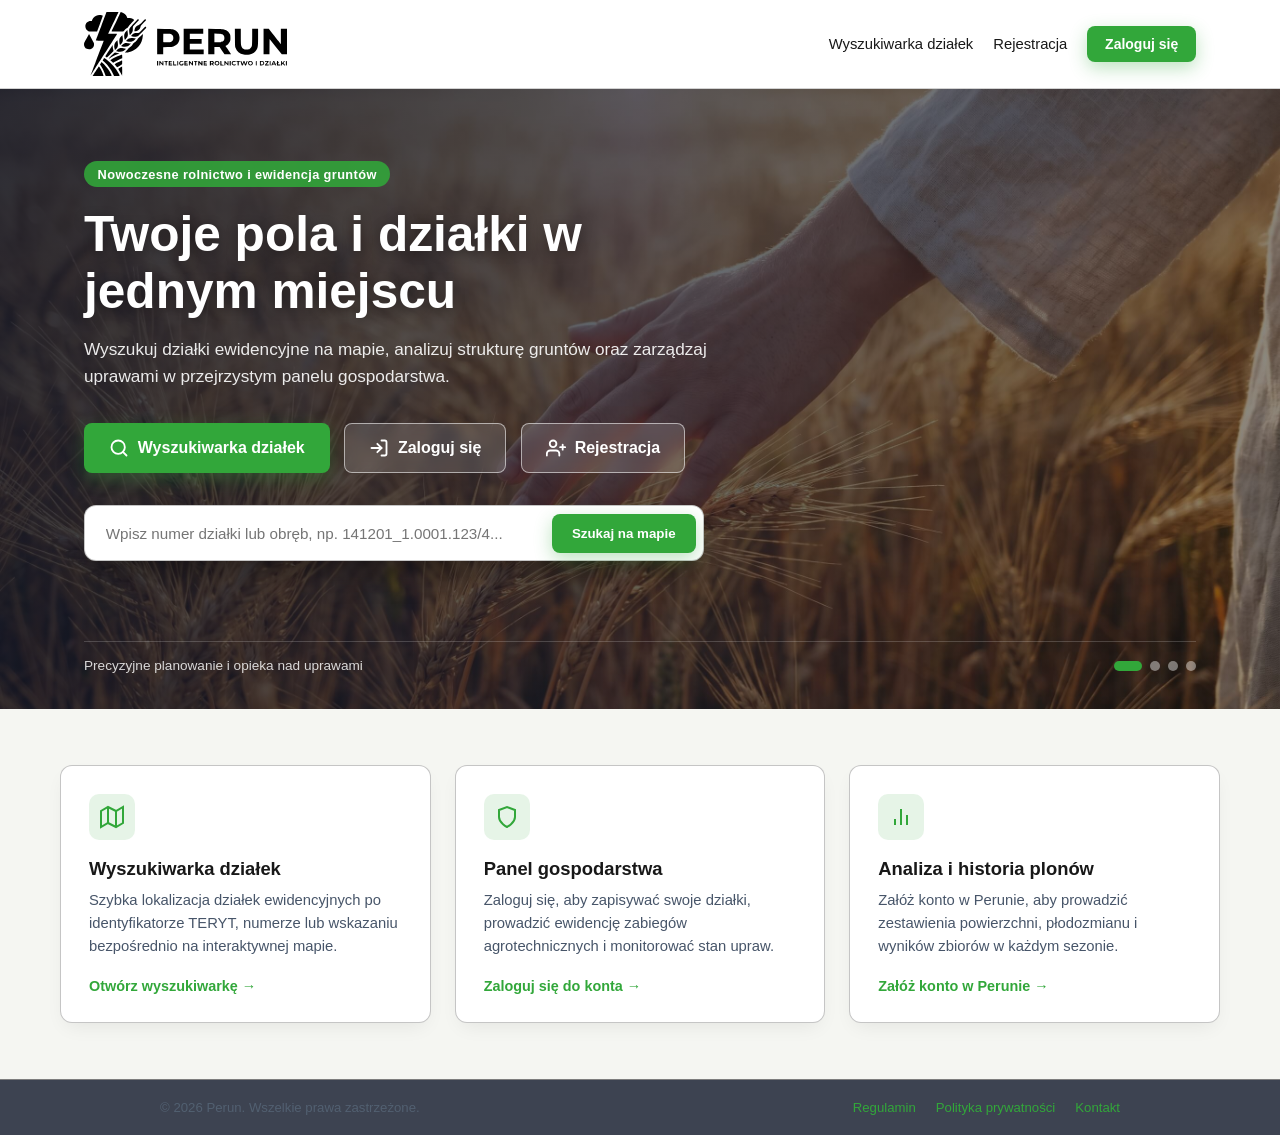
<file: frontend/index.html>
<!doctype html>
<html lang="pl">
    <head>
        <meta charset="UTF-8" />
        <meta name="viewport" content="width=device-width, initial-scale=1.0" />
        <title>Perun – Zarządzanie gospodarstwem i wyszukiwarka działek</title>
        <link rel="stylesheet" href="./styles/main.css" />
        <link rel="stylesheet" href="./styles/landing.css" />
        <link rel="stylesheet" href="./styles/auth.css" />
        <script src="./scripts/auth.js"></script>
        <script>
            /* Jeśli użytkownik ma aktywną sesję w ciasteczku, od razu przenieś do panelu */
            if (window.PerunAuth && window.PerunAuth.isAuthenticated()) {
                document.documentElement.style.visibility = "hidden";
                window.location.replace("panel.html");
            }
        </script>
    </head>
    <body data-guest-only="true">
        <!-- NAWIGACJA -->
        <header class="navbar">
            <div class="navbar-container">
                <a
                    href="index.html"
                    class="brand-link"
                    aria-label="Strona główna"
                >
                    <img
                        src="./images/perun_logo_black.svg"
                        class="logo-topbar"
                        alt="Perun"
                    />
                </a>

                <nav class="nav-actions">
                    <a href="wyszukiwarka.html" class="nav-link">
                        Wyszukiwarka działek
                    </a>
                    <a href="register.html" class="nav-link">Rejestracja</a>
                    <a href="login.html" class="btn btn-primary btn-sm">
                        Zaloguj się
                    </a>
                </nav>
            </div>
        </header>

        <main>
            <!-- HERO Z KARUZELĄ W TLE -->
            <section class="hero" aria-label="Prezentacja aplikacji">
                <div class="carousel-bg" id="heroCarousel">
                    <div class="carousel-slide active">
                        <img
                            src="./images/landingPageCarusel/mainCarusel1.jpg"
                            alt="Dłoń gładząca kłosy pszenicy o złotej godzinie"
                        />
                    </div>
                    <div class="carousel-slide">
                        <img
                            src="./images/landingPageCarusel/mainCarusel2.jpg"
                            alt="Rolnik spoglądający z uśmiechem na pole w czasie mżawki"
                        />
                    </div>
                    <div class="carousel-slide">
                        <img
                            src="./images/landingPageCarusel/mainCarusel3.jpg"
                            alt="Zdrowo rosnące zielone pole uprawne"
                        />
                    </div>
                    <div class="carousel-slide">
                        <img
                            src="./images/landingPageCarusel/mainCarusel4.jpg"
                            alt="Kombajn zbożowy podczas zbiorów"
                        />
                    </div>
                </div>

                <!-- Przyciemnienie zapewniające czytelność tekstu -->
                <div class="hero-overlay"></div>

                <div class="hero-container">
                    <div class="hero-content">
                        <span class="hero-badge"
                            >Nowoczesne rolnictwo i ewidencja gruntów</span
                        >
                        <h1>Twoje pola i działki w jednym miejscu</h1>
                        <p class="hero-subtitle">
                            Wyszukuj działki ewidencyjne na mapie, analizuj
                            strukturę gruntów oraz zarządzaj uprawami w
                            przejrzystym panelu gospodarstwa.
                        </p>

                        <!-- GŁÓWNE PRZYCISKI PRZEJŚCIA -->
                        <div class="hero-cta-group">
                            <a
                                href="wyszukiwarka.html"
                                class="btn btn-primary btn-lg"
                            >
                                <svg
                                    width="20"
                                    height="20"
                                    viewBox="0 0 24 24"
                                    fill="none"
                                    stroke="currentColor"
                                    stroke-width="2.2"
                                    stroke-linecap="round"
                                    stroke-linejoin="round"
                                    aria-hidden="true"
                                >
                                    <circle cx="11" cy="11" r="8"></circle>
                                    <line
                                        x1="21"
                                        y1="21"
                                        x2="16.65"
                                        y2="16.65"
                                    ></line>
                                </svg>
                                Wyszukiwarka działek
                            </a>

                            <a
                                href="login.html"
                                class="btn btn-outline-light btn-lg"
                            >
                                <svg
                                    width="20"
                                    height="20"
                                    viewBox="0 0 24 24"
                                    fill="none"
                                    stroke="currentColor"
                                    stroke-width="2.2"
                                    stroke-linecap="round"
                                    stroke-linejoin="round"
                                    aria-hidden="true"
                                >
                                    <path
                                        d="M15 3h4a2 2 0 0 1 2 2v14a2 2 0 0 1-2 2h-4"
                                    ></path>
                                    <polyline
                                        points="10 17 15 12 10 7"
                                    ></polyline>
                                    <line x1="15" y1="12" x2="3" y2="12"></line>
                                </svg>
                                Zaloguj się
                            </a>

                            <a
                                href="register.html"
                                class="btn btn-outline-light btn-lg"
                            >
                                <svg
                                    width="20"
                                    height="20"
                                    viewBox="0 0 24 24"
                                    fill="none"
                                    stroke="currentColor"
                                    stroke-width="2.2"
                                    stroke-linecap="round"
                                    stroke-linejoin="round"
                                    aria-hidden="true"
                                >
                                    <path
                                        d="M16 21v-2a4 4 0 0 0-4-4H5a4 4 0 0 0-4 4v2"
                                    ></path>
                                    <circle cx="8.5" cy="7" r="4"></circle>
                                    <line x1="20" y1="8" x2="20" y2="14"></line>
                                    <line
                                        x1="23"
                                        y1="11"
                                        x2="17"
                                        y2="11"
                                    ></line>
                                </svg>
                                Rejestracja
                            </a>
                        </div>

                        <!-- SZYBKIE WYSZUKIWANIE DZIAŁKI -->
                        <form
                            action="wyszukiwarka.html"
                            method="GET"
                            class="quick-search-card"
                        >
                            <label for="parcel-query" class="sr-only">
                                Numer lub identyfikator działki
                            </label>
                            <input
                                type="text"
                                id="parcel-query"
                                name="q"
                                placeholder="Wpisz numer działki lub obręb, np. 141201_1.0001.123/4..."
                            />
                            <button type="submit" class="btn btn-primary">
                                Szukaj na mapie
                            </button>
                        </form>
                    </div>

                    <!-- KONTROLKI KARUZELI -->
                    <div class="carousel-controls">
                        <span class="carousel-caption" id="carouselCaption">
                            Precyzyjne planowanie i opieka nad uprawami
                        </span>
                        <div
                            class="carousel-dots"
                            role="tablist"
                            aria-label="Wybór slajdu"
                        >
                            <button
                                type="button"
                                class="dot active"
                                data-slide="0"
                                aria-label="Slajd 1"
                            ></button>
                            <button
                                type="button"
                                class="dot"
                                data-slide="1"
                                aria-label="Slajd 2"
                            ></button>
                            <button
                                type="button"
                                class="dot"
                                data-slide="2"
                                aria-label="Slajd 3"
                            ></button>
                            <button
                                type="button"
                                class="dot"
                                data-slide="3"
                                aria-label="Slajd 4"
                            ></button>
                        </div>
                    </div>
                </div>
            </section>

            <!-- SEKCJA MODUŁÓW APLIKACJI -->
            <section class="features-section">
                <div class="section-container">
                    <div class="features-grid">
                        <article class="feature-card">
                            <div class="feature-icon">
                                <svg
                                    width="24"
                                    height="24"
                                    viewBox="0 0 24 24"
                                    fill="none"
                                    stroke="currentColor"
                                    stroke-width="2"
                                >
                                    <polygon
                                        points="1 6 1 22 8 18 16 22 23 18 23 2 16 6 8 2 1 6"
                                    ></polygon>
                                    <line x1="8" y1="2" x2="8" y2="18"></line>
                                    <line x1="16" y1="6" x2="16" y2="22"></line>
                                </svg>
                            </div>
                            <h2>Wyszukiwarka działek</h2>
                            <p>
                                Szybka lokalizacja działek ewidencyjnych po
                                identyfikatorze TERYT, numerze lub wskazaniu
                                bezpośrednio na interaktywnej mapie.
                            </p>
                            <a href="wyszukiwarka.html" class="card-link"
                                >Otwórz wyszukiwarkę &rarr;</a
                            >
                        </article>

                        <article class="feature-card">
                            <div class="feature-icon">
                                <svg
                                    width="24"
                                    height="24"
                                    viewBox="0 0 24 24"
                                    fill="none"
                                    stroke="currentColor"
                                    stroke-width="2"
                                >
                                    <path
                                        d="M12 22s8-4 8-10V5l-8-3-8 3v7c0 6 8 10 8 10z"
                                    ></path>
                                </svg>
                            </div>
                            <h2>Panel gospodarstwa</h2>
                            <p>
                                Zaloguj się, aby zapisywać swoje działki,
                                prowadzić ewidencję zabiegów agrotechnicznych i
                                monitorować stan upraw.
                            </p>
                            <a href="login.html" class="card-link"
                                >Zaloguj się do konta &rarr;</a
                            >
                        </article>

                        <article class="feature-card">
                            <div class="feature-icon">
                                <svg
                                    width="24"
                                    height="24"
                                    viewBox="0 0 24 24"
                                    fill="none"
                                    stroke="currentColor"
                                    stroke-width="2"
                                >
                                    <line
                                        x1="18"
                                        y1="20"
                                        x2="18"
                                        y2="10"
                                    ></line>
                                    <line x1="12" y1="20" x2="12" y2="4"></line>
                                    <line x1="6" y1="20" x2="6" y2="14"></line>
                                </svg>
                            </div>
                            <h2>Analiza i historia plonów</h2>
                            <p>
                                Załóż konto w Perunie, aby prowadzić zestawienia
                                powierzchni, płodozmianu i wyników zbiorów w
                                każdym sezonie.
                            </p>
                            <a href="register.html" class="card-link"
                                >Załóż konto w Perunie &rarr;</a
                            >
                        </article>
                    </div>
                </div>
            </section>
        </main>

        <!-- STOPKA -->
        <footer>
            <div class="footer-content">
                <span>&copy; 2026 Perun. Wszelkie prawa zastrzeżone.</span>
                <div class="footer-links">
                    <a href="#">Regulamin</a>
                    <a href="#">Polityka prywatności</a>
                    <a href="#">Kontakt</a>
                </div>
            </div>
        </footer>

        <script>
            (function () {
                /* --- OBSŁUGA KARUZELI --- */
                const slides = document.querySelectorAll(
                    "#heroCarousel .carousel-slide",
                );
                const dots = document.querySelectorAll(".carousel-dots .dot");
                const captionEl = document.getElementById("carouselCaption");

                const captions = [
                    "Precyzyjne planowanie i opieka nad uprawami",
                    "Pewne decyzje w każdych warunkach pogodowych",
                    "Stały podgląd kondycji i granic Twoich działek",
                    "Efektywna organizacja prac polowych i zbiorów",
                ];

                let current = 0;
                let timer = null;

                function goToSlide(index) {
                    slides[current].classList.remove("active");
                    dots[current].classList.remove("active");

                    current = (index + slides.length) % slides.length;

                    slides[current].classList.add("active");
                    dots[current].classList.add("active");
                    if (captionEl) {
                        captionEl.textContent = captions[current];
                    }
                }

                function startAutoPlay() {
                    stopAutoPlay();
                    timer = setInterval(() => goToSlide(current + 1), 6000);
                }

                function stopAutoPlay() {
                    if (timer) clearInterval(timer);
                }

                dots.forEach((dot) => {
                    dot.addEventListener("click", () => {
                        const target = Number(dot.dataset.slide);
                        goToSlide(target);
                        startAutoPlay();
                    });
                });

                startAutoPlay();

                /* Przekierowanie do panelu, jeśli użytkownik zalogował się w innej karcie */
                window.addEventListener("focus", () => {
                    if (
                        window.PerunAuth &&
                        window.PerunAuth.isAuthenticated()
                    ) {
                        window.location.replace("panel.html");
                    }
                });
            })();
        </script>
    </body>
</html>
</file>
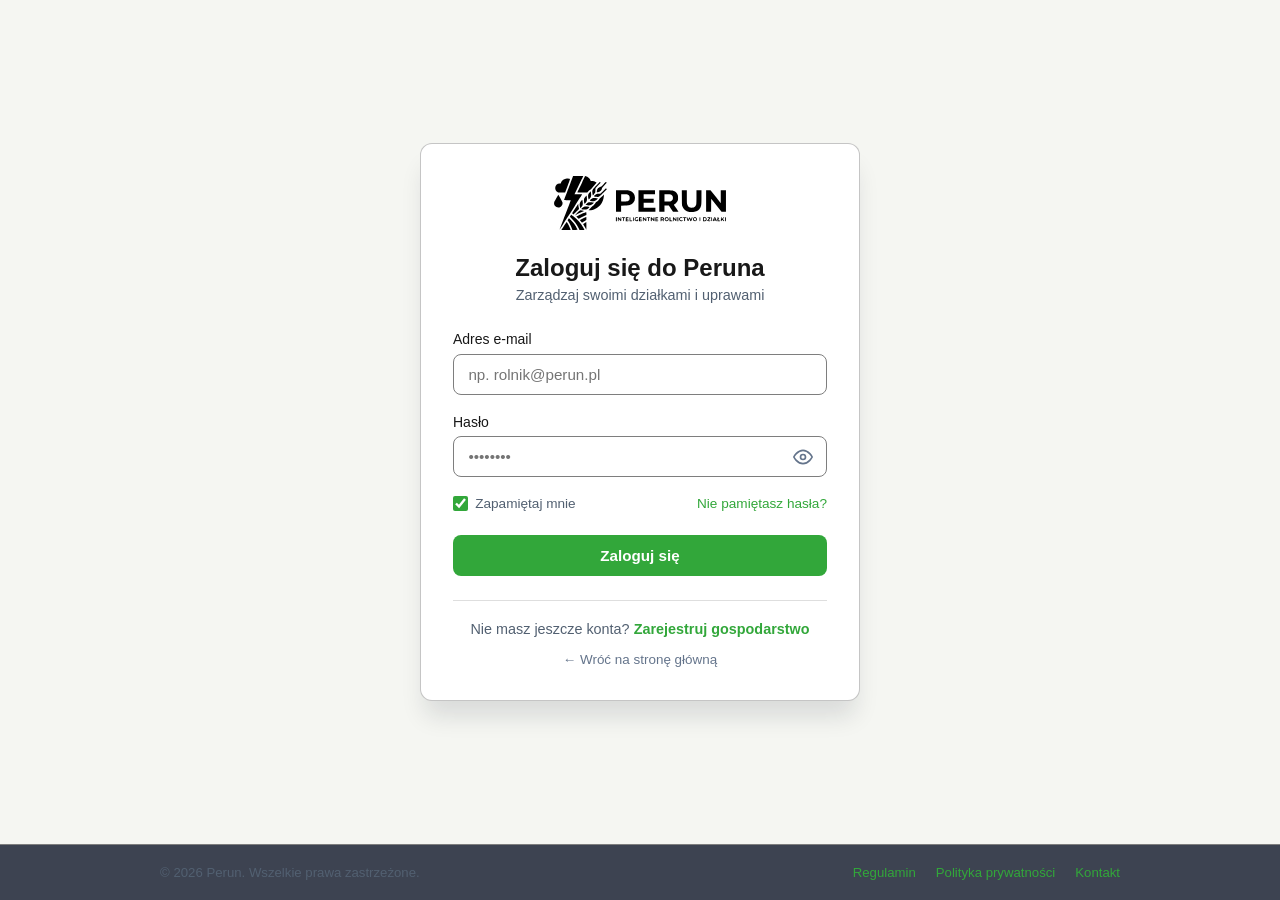
<file: frontend/dzialka.html>
<!doctype html>
<html lang="pl">
    <head>
        <meta charset="UTF-8" />
        <meta name="viewport" content="width=device-width, initial-scale=1.0" />
        <title>Perun – Podgląd działki i nakładki nawadniania</title>
        <link rel="stylesheet" href="./styles/main.css" />
        <link rel="stylesheet" href="./styles/auth.css" />
        <link rel="stylesheet" href="./styles/fieldMap.css" />
        <script src="./scripts/auth.js"></script>
        <script src="./scripts/fieldMap/config.js" defer></script>
        <script src="./scripts/fieldMap/api.js" defer></script>
        <script src="./scripts/fieldMap/math.js" defer></script>
        <script src="./scripts/fieldMap/svgRenderer.js" defer></script>
        <script src="./scripts/fieldMap/uiSidebar.js" defer></script>
        <script src="./scripts/fieldMap.js" defer></script>
    </head>
    <body data-require-auth="true">
        <header class="topbar">
            <div class="topbar-left">
                <a
                    href="panel.html"
                    class="brand-link"
                    aria-label="Powrót do listy działek"
                >
                    <img
                        src="./images/perun_logo_black.svg"
                        class="logo-topbar"
                        alt="Perun"
                    />
                </a>
                <div class="topbar-divider"></div>
                <a href="panel.html" class="btn-outline">
                    &larr; Lista działek
                </a>
                <div class="field-selector-group">
                    <label for="fieldSelect">Działka:</label>
                    <select id="fieldSelect"></select>
                </div>
            </div>

            <div class="topbar-right">
                <button
                    type="button"
                    id="btnRefreshWeather"
                    class="btn-outline"
                    title="Pobierz aktualne dane z Google Weather API"
                >
                    Odśwież pogodę
                </button>
                <button type="button" id="btnAddSensorMode" class="btn-outline">
                    + Dodaj czujkę
                </button>
                <span class="user-session-badge">
                    <span class="user-session-dot"></span>
                    <span data-user-name>Użytkownik</span>
                </span>
                <button type="button" class="btn-logout" data-logout-btn>
                    Wyloguj
                </button>
            </div>
        </header>

        <main class="map-workspace">
            <!-- CENTRALNA PLANSZA SVG -->
            <section
                class="map-stage"
                aria-label="Mapa pola z nakładkami nawadniania i czujkami"
            >
                <!-- PASEK WYBORU NAKŁADEK (STYL OXYGEN NOT INCLUDED) -->
                <div class="map-toolbar-stack">
                    <div
                        class="oni-overlay-bar"
                        id="oniOverlayBar"
                        role="group"
                        aria-label="Wybór nakładki środowiskowej"
                    >
                        <button
                            type="button"
                            class="oni-mode-btn oni-mode-off"
                            data-overlay-mode="off"
                            title="Wyłącz nakładkę kolorów"
                        >
                            Wyłącz
                        </button>
                        <button
                            type="button"
                            class="oni-mode-btn is-active"
                            data-overlay-mode="temp"
                            title="Temperatura powietrza / czujek (°C)"
                        >
                            Temperatura
                        </button>
                        <button
                            type="button"
                            class="oni-mode-btn"
                            data-overlay-mode="moisture"
                            title="Wilgotność gleby / powietrza (%)"
                        >
                            Wilgotność
                        </button>
                        <button
                            type="button"
                            class="oni-mode-btn"
                            data-overlay-mode="irrigation"
                            title="Wskaźnik zapotrzebowania na nawadnianie (%)"
                        >
                            Nawadnianie
                        </button>
                    </div>

                    <div class="map-toolbar">
                        <label
                            class="toolbar-toggle"
                            title="Pokaż lub ukryj punkty czujek"
                        >
                            <input type="checkbox" id="toggleSensors" checked />
                            <span>Czujki</span>
                        </label>
                        <div class="toolbar-sep"></div>
                        <button type="button" id="btnZoomIn" title="Przybliż">
                            +
                        </button>
                        <button type="button" id="btnZoomOut" title="Oddal">
                            &minus;
                        </button>
                        <button
                            type="button"
                            id="btnFitView"
                            title="Dopasuj widok"
                        >
                            Dopasuj
                        </button>
                    </div>
                </div>

                <!-- MINI HUD POGODOWY W PRAWYM GÓRNYM ROGU MAPY -->
                <div class="oni-hud-pill" id="oniHudPill">
                    <span class="oni-hud-title">GOOGLE WEATHER</span>
                    <span id="hudWeatherSummary">Pobieranie danych...</span>
                </div>

                <div id="modeBanner" class="mode-banner hidden">
                    Kliknij wewnątrz obrysu działki na planszy, aby postawić
                    nową czujkę (status: Offline)
                </div>

                <svg id="fieldSvg" xmlns="http://www.w3.org/2000/svg">
                    <defs>
                        <pattern
                            id="gridPattern"
                            width="25"
                            height="25"
                            patternUnits="userSpaceOnUse"
                        >
                            <path
                                d="M 25 0 L 0 0 0 25"
                                fill="none"
                                stroke="#e4e7de"
                                stroke-width="0.6"
                            />
                        </pattern>
                        <clipPath id="fieldClip">
                            <polygon id="fieldClipPolygon" points="" />
                        </clipPath>
                    </defs>

                    <g id="viewportLayer">
                        <rect
                            x="-10000"
                            y="-10000"
                            width="20000"
                            height="20000"
                            fill="url(#gridPattern)"
                        />

                        <!-- Nakładka ONI (mapa kolorów + siatka kafelków) przycięta do kształtu pola -->
                        <g id="heatmapLayer" clip-path="url(#fieldClip)">
                            <image
                                id="heatmapImage"
                                href=""
                                preserveAspectRatio="none"
                            />
                            <g id="oniGridLayer"></g>
                        </g>

                        <!-- Obrys granic pola -->
                        <g id="fieldLayer"></g>

                        <!-- Narożniki pola (P1..Pn) -->
                        <g id="cornersLayer"></g>

                        <!-- Znacznik inspekcji dowolnego punktu -->
                        <g id="probeLayer"></g>

                        <!-- Warstwa czujek (kropki + stan) -->
                        <g id="sensorsLayer"></g>
                    </g>
                </svg>

                <div class="map-coords" id="cursorCoords">
                    X: 0.0 m | Y: 0.0 m
                </div>

                <!-- LEGENDA NAKŁADKI I STANÓW CZUJEK -->
                <div class="map-legend">
                    <div class="legend-group" id="heatmapLegendGroup">
                        <span id="legendTitle" class="legend-title"
                            >Temperatura:</span
                        >
                        <div class="legend-scale">
                            <span id="legendMin">-5°C</span>
                            <div
                                id="legendGradient"
                                class="legend-gradient"
                            ></div>
                            <span id="legendMax">35°C</span>
                        </div>
                        <span id="legendHint" class="legend-hint"></span>
                    </div>
                    <div class="legend-sep" id="legendSep"></div>
                    <div class="legend-group" id="sensorsLegendGroup">
                        <span><i class="dot dot-ok"></i> OK</span>
                        <span><i class="dot dot-warn"></i> Ostrzeżenie</span>
                        <span><i class="dot dot-crit"></i> Krytyczny</span>
                        <span><i class="dot dot-offline"></i> Offline</span>
                    </div>
                </div>
            </section>

            <!-- PANEL BOCZNY -->
            <aside class="map-sidebar">
                <div class="sidebar-card">
                    <h2>Parametry działki</h2>
                    <div id="sourceModeBanner" class="source-mode-pill">
                        Wartość domyślna z Google Weather API
                    </div>
                    <dl class="meta-list">
                        <div>
                            <dt>Nazwa / ID:</dt>
                            <dd id="infoFieldName">—</dd>
                        </div>
                        <div>
                            <dt>Współrzędne (lat, lon):</dt>
                            <dd id="infoCoords">—</dd>
                        </div>
                        <div>
                            <dt>Aktywna nakładka:</dt>
                            <dd id="infoActiveOverlay">—</dd>
                        </div>
                        <div>
                            <dt>Wartość bazowa (Weather API):</dt>
                            <dd id="infoTodayField">—</dd>
                        </div>
                        <div>
                            <dt>Czujki (aktywne / offline):</dt>
                            <dd id="infoSensorsCount">—</dd>
                        </div>
                        <div>
                            <dt>Wartość efektywna pola:</dt>
                            <dd id="infoMetricSummary">—</dd>
                        </div>
                    </dl>
                </div>

                <!-- KARTA GOOGLE WEATHER API -->
                <div class="sidebar-card weather-card">
                    <div class="weather-card-header">
                        <h2>Google Weather API</h2>
                        <span id="weatherSourceBadge" class="weather-badge"
                            >API</span
                        >
                    </div>
                    <dl class="meta-list">
                        <div>
                            <dt>Warunki:</dt>
                            <dd id="weatherCondition">—</dd>
                        </div>
                        <div>
                            <dt>Temperatura / Odczuw.:</dt>
                            <dd id="weatherTempPair">—</dd>
                        </div>
                        <div>
                            <dt>Wilgotność / Punkt rosy:</dt>
                            <dd id="weatherHumidityPair">—</dd>
                        </div>
                        <div>
                            <dt>Opady (suma / szansa):</dt>
                            <dd id="weatherPrecip">—</dd>
                        </div>
                        <div>
                            <dt>Wiatr:</dt>
                            <dd id="weatherWind">—</dd>
                        </div>
                        <div>
                            <dt>Ciśnienie atmosferyczne:</dt>
                            <dd id="weatherPressure">—</dd>
                        </div>
                        <div>
                            <dt>Indeks UV / Zachmurzenie:</dt>
                            <dd id="weatherUvCloud">—</dd>
                        </div>
                    </dl>
                </div>

                <div class="sidebar-card">
                    <h2>Odczyt w punkcie (nawadnianie)</h2>
                    <div id="probeDetails" class="details-empty">
                        Kliknij dowolne miejsce na polu, aby odczytać
                        temperaturę, wilgotność, VPD, ET₀ oraz priorytet
                        nawadniania.
                    </div>
                </div>

                <div class="sidebar-card">
                    <h2>Wybrana czujka</h2>
                    <div id="sensorDetails" class="details-empty">
                        Kliknij kropkę czujki na mapie, aby podejrzeć jej stan i
                        odczyty.
                    </div>
                </div>

                <details class="sidebar-card json-card">
                    <summary>Struktura danych (JSON)</summary>
                    <pre id="jsonPreview" class="json-preview"></pre>
                </details>
            </aside>
        </main>

        <footer>
            <div class="footer-content">
                <span>&copy; 2026 Perun. Wszelkie prawa zastrzeżone.</span>
                <div class="footer-links">
                    <a href="#">Regulamin</a>
                    <a href="#">Polityka prywatności</a>
                    <a href="#">Kontakt</a>
                </div>
            </div>
        </footer>
    </body>
</html>
</file>
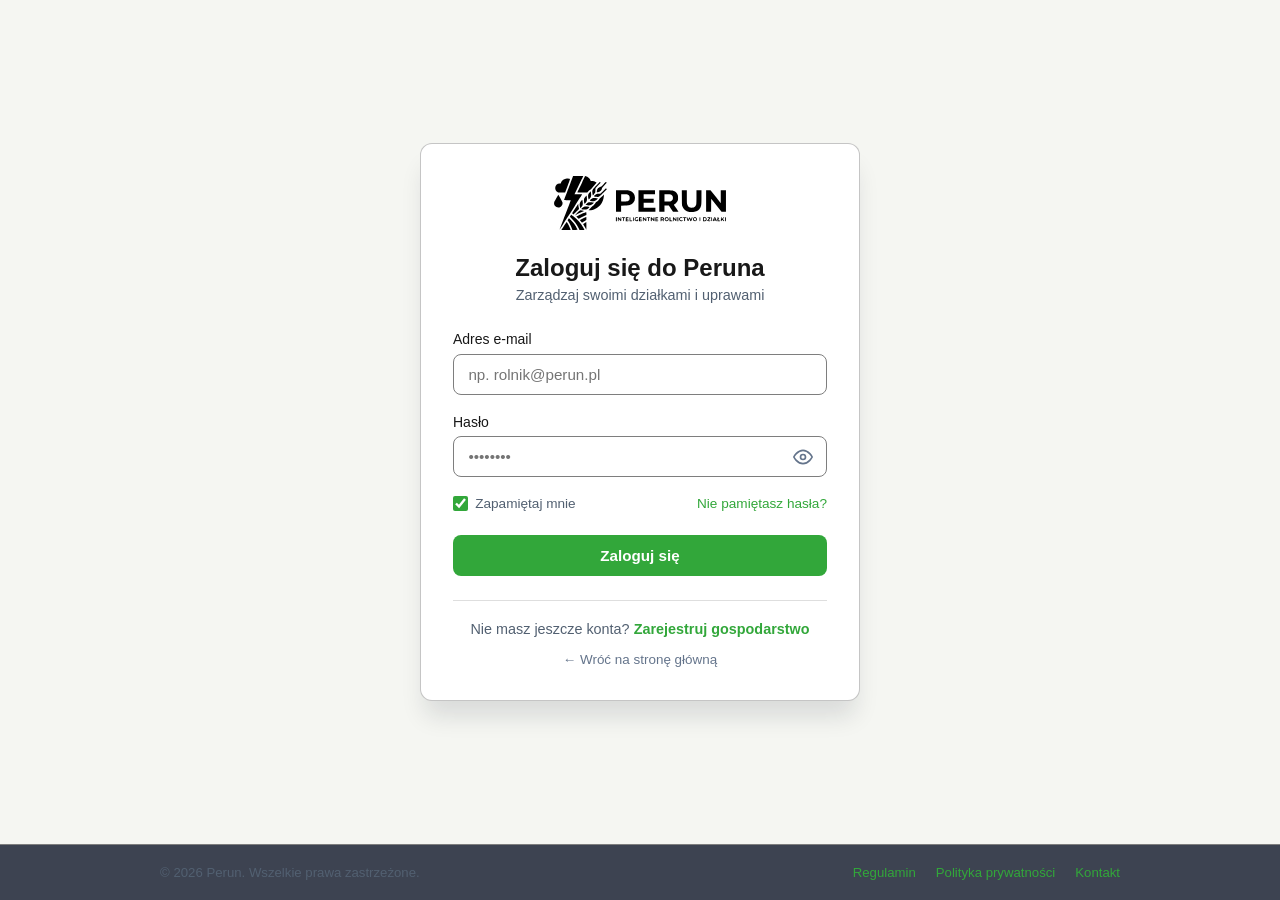
<file: frontend/login.html>
<!doctype html>
<html lang="pl">
    <head>
        <meta charset="UTF-8" />
        <meta name="viewport" content="width=device-width, initial-scale=1.0" />
        <title>Perun – Logowanie do panelu gospodarstwa</title>
        <link rel="stylesheet" href="./styles/main.css" />
        <link rel="stylesheet" href="./styles/auth.css" />
        <script src="./scripts/auth.js"></script>
    </head>
    <body data-guest-only="true">
        <main>
            <div class="auth-card">
                <a
                    href="index.html"
                    class="auth-logo-link"
                    aria-label="Powrót na stronę główną Perun"
                >
                    <img
                        src="./images/perun_logo_black.svg"
                        alt="Perun"
                        class="logo-auth"
                    />
                </a>

                <div class="login-header">
                    <h1>Zaloguj się do Peruna</h1>
                    <p>Zarządzaj swoimi działkami i uprawami</p>
                </div>

                <div id="authAlert" class="auth-alert" role="alert"></div>

                <form id="loginForm" novalidate>
                    <div class="form-group">
                        <label for="email">Adres e-mail</label>
                        <input
                            type="email"
                            id="email"
                            name="email"
                            placeholder="np. rolnik@perun.pl"
                            required
                            autocomplete="username"
                        />
                    </div>

                    <div class="form-group">
                        <label for="password">Hasło</label>
                        <div class="password-wrapper">
                            <input
                                type="password"
                                id="password"
                                name="password"
                                placeholder="••••••••"
                                required
                                autocomplete="current-password"
                            />
                            <button
                                type="button"
                                class="toggle-password"
                                data-target="password"
                                aria-label="Pokaż lub ukryj hasło"
                            >
                                <svg
                                    width="20"
                                    height="20"
                                    viewBox="0 0 24 24"
                                    fill="none"
                                    stroke="currentColor"
                                    stroke-width="2"
                                >
                                    <path
                                        d="M1 12s4-8 11-8 11 8 11 8-4 8-11 8-11-8-11-8z"
                                    ></path>
                                    <circle cx="12" cy="12" r="3"></circle>
                                </svg>
                            </button>
                        </div>
                    </div>

                    <div class="form-options">
                        <label class="remember-me">
                            <input
                                type="checkbox"
                                id="remember"
                                name="remember"
                                checked
                            />
                            Zapamiętaj mnie
                        </label>
                        <a href="#" id="forgotPasswordLink"
                            >Nie pamiętasz hasła?</a
                        >
                    </div>

                    <button type="submit" class="btn-submit" id="submitBtn">
                        Zaloguj się
                    </button>
                </form>

                <div class="auth-switch">
                    Nie masz jeszcze konta?
                    <a href="register.html">Zarejestruj gospodarstwo</a>
                </div>

                <div class="back-home-wrap">
                    <a href="index.html" class="back-home-link">
                        &larr; Wróć na stronę główną
                    </a>
                </div>
            </div>
        </main>

        <footer>
            <div class="footer-content">
                <span>&copy; 2026 Perun. Wszelkie prawa zastrzeżone.</span>
                <div class="footer-links">
                    <a href="#">Regulamin</a>
                    <a href="#">Polityka prywatności</a>
                    <a href="#">Kontakt</a>
                </div>
            </div>
        </footer>

        <script>
            (function () {
                const form = document.getElementById("loginForm");
                const alertBox = document.getElementById("authAlert");
                const submitBtn = document.getElementById("submitBtn");

                function showAlert(message, type = "error") {
                    alertBox.textContent = message;
                    alertBox.className = `auth-alert visible ${type}`;
                }

                // Podgląd hasła
                document.querySelectorAll(".toggle-password").forEach((btn) => {
                    btn.addEventListener("click", () => {
                        const input = document.getElementById(
                            btn.dataset.target,
                        );
                        input.type =
                            input.type === "password" ? "text" : "password";
                    });
                });

                document
                    .getElementById("forgotPasswordLink")
                    .addEventListener("click", (e) => {
                        e.preventDefault();
                        showAlert(
                            "Konto testowe: rolnik@perun.pl / Hasło: Perun2026! (lub utwórz własne konto w rejestracji).",
                            "success",
                        );
                    });

                form.addEventListener("submit", async (e) => {
                    e.preventDefault();
                    alertBox.className = "auth-alert";

                    const email = document.getElementById("email").value;
                    const password = document.getElementById("password").value;
                    const remember =
                        document.getElementById("remember").checked;

                    if (!email || !password) {
                        showAlert("Uzupełnij adres e-mail oraz hasło.");
                        return;
                    }

                    submitBtn.disabled = true;
                    submitBtn.textContent = "Logowanie...";

                    try {
                        await window.PerunAuth.login({
                            email,
                            password,
                            remember,
                        });
                        const params = new URLSearchParams(
                            window.location.search,
                        );
                        const redirectUrl =
                            params.get("redirect") || "panel.html";
                        window.location.href = redirectUrl;
                    } catch (err) {
                        showAlert(err.message);
                        submitBtn.disabled = false;
                        submitBtn.textContent = "Zaloguj się";
                    }
                });
            })();
        </script>
    </body>
</html>
</file>
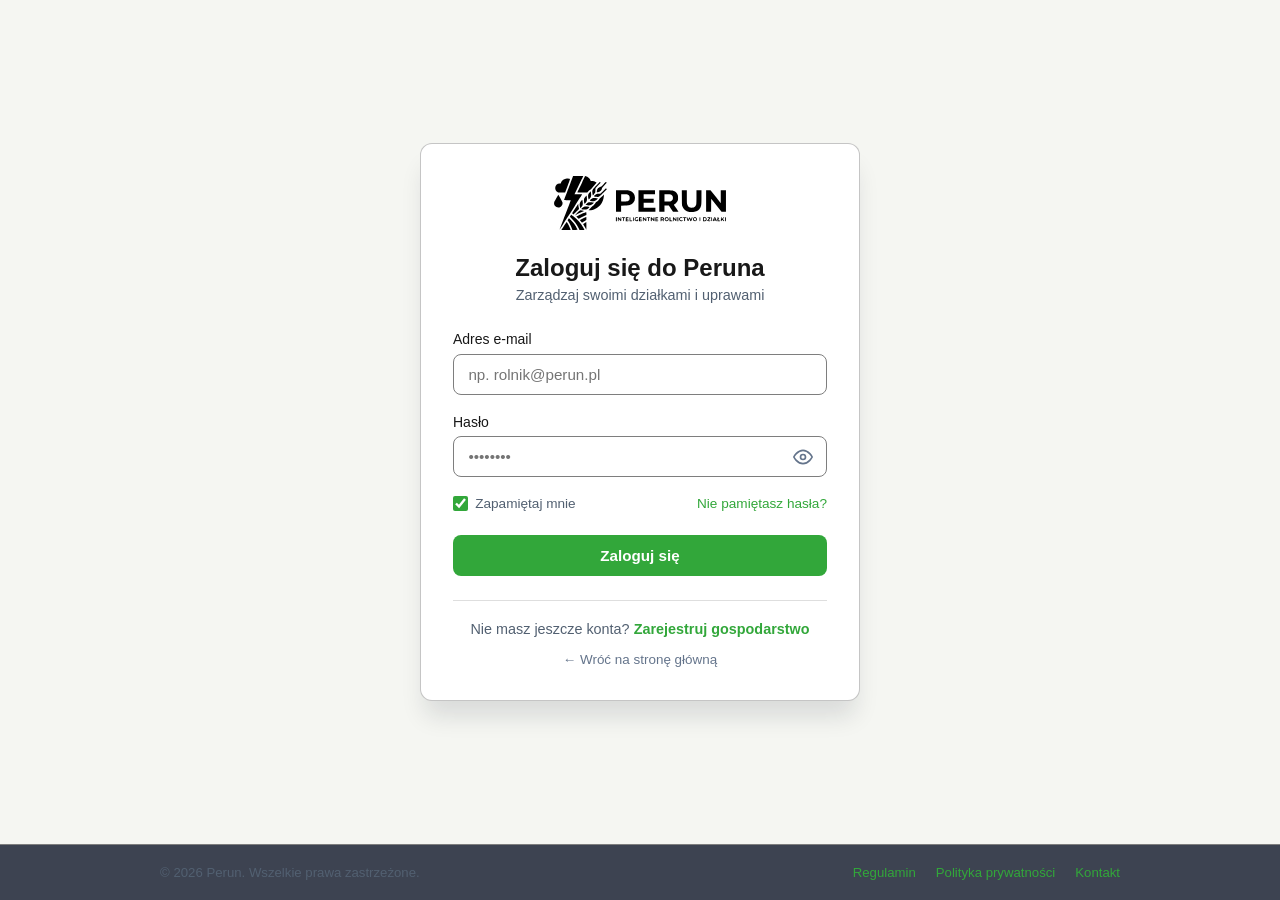
<file: frontend/panel.html>
<!doctype html>
<html lang="pl">
    <head>
        <meta charset="UTF-8" />
        <meta name="viewport" content="width=device-width, initial-scale=1.0" />
        <title>Perun – Twoje działki</title>
        <link rel="stylesheet" href="./styles/main.css" />
        <link rel="stylesheet" href="./styles/auth.css" />
        <link rel="stylesheet" href="./styles/panel.css" />
        <script src="./scripts/auth.js"></script>
        <script src="./scripts/panel.js" defer></script>
    </head>
    <body data-require-auth="true">
        <header class="topbar">
            <div class="topbar-left">
                <a
                    href="panel.html"
                    class="brand-link"
                    aria-label="Lista działek Perun"
                >
                    <img
                        src="./images/perun_logo_black.svg"
                        class="logo-topbar"
                        alt="Perun"
                    />
                </a>
                <div class="topbar-divider"></div>
                <span class="topbar-section-title">Panel gospodarstwa</span>
            </div>

            <div class="topbar-right">
                <a href="wyszukiwarka.html" class="btn btn-primary btn-sm">
                    + Wyszukaj i dodaj działkę
                </a>
                <span class="user-session-badge">
                    <span class="user-session-dot"></span>
                    <span data-user-name>Użytkownik</span>
                </span>
                <button type="button" class="btn-logout" data-logout-btn>
                    Wyloguj
                </button>
            </div>
        </header>

        <main class="panel-main">
            <div class="panel-container">
                <div class="panel-header">
                    <div>
                        <h1>Twoje działki</h1>
                        <p class="panel-subtitle">
                            Kliknij wybraną działkę, aby otworzyć jej mapę,
                            czujki oraz szczegółową analizę.
                        </p>
                    </div>
                    <button
                        type="button"
                        id="btnRefreshFields"
                        class="btn-outline"
                    >
                        Odśwież listę
                    </button>
                </div>

                <div
                    id="panelAlert"
                    class="panel-alert hidden"
                    role="status"
                ></div>

                <!-- LISTA DZIAŁEK Z TABELI FIELDS -->
                <section
                    id="fieldsList"
                    class="fields-list"
                    aria-label="Lista zapisanych działek"
                ></section>
            </div>
        </main>

        <footer>
            <div class="footer-content">
                <span>&copy; 2026 Perun. Wszelkie prawa zastrzeżone.</span>
                <div class="footer-links">
                    <a href="#">Regulamin</a>
                    <a href="#">Polityka prywatności</a>
                    <a href="#">Kontakt</a>
                </div>
            </div>
        </footer>
    </body>
</html>
</file>
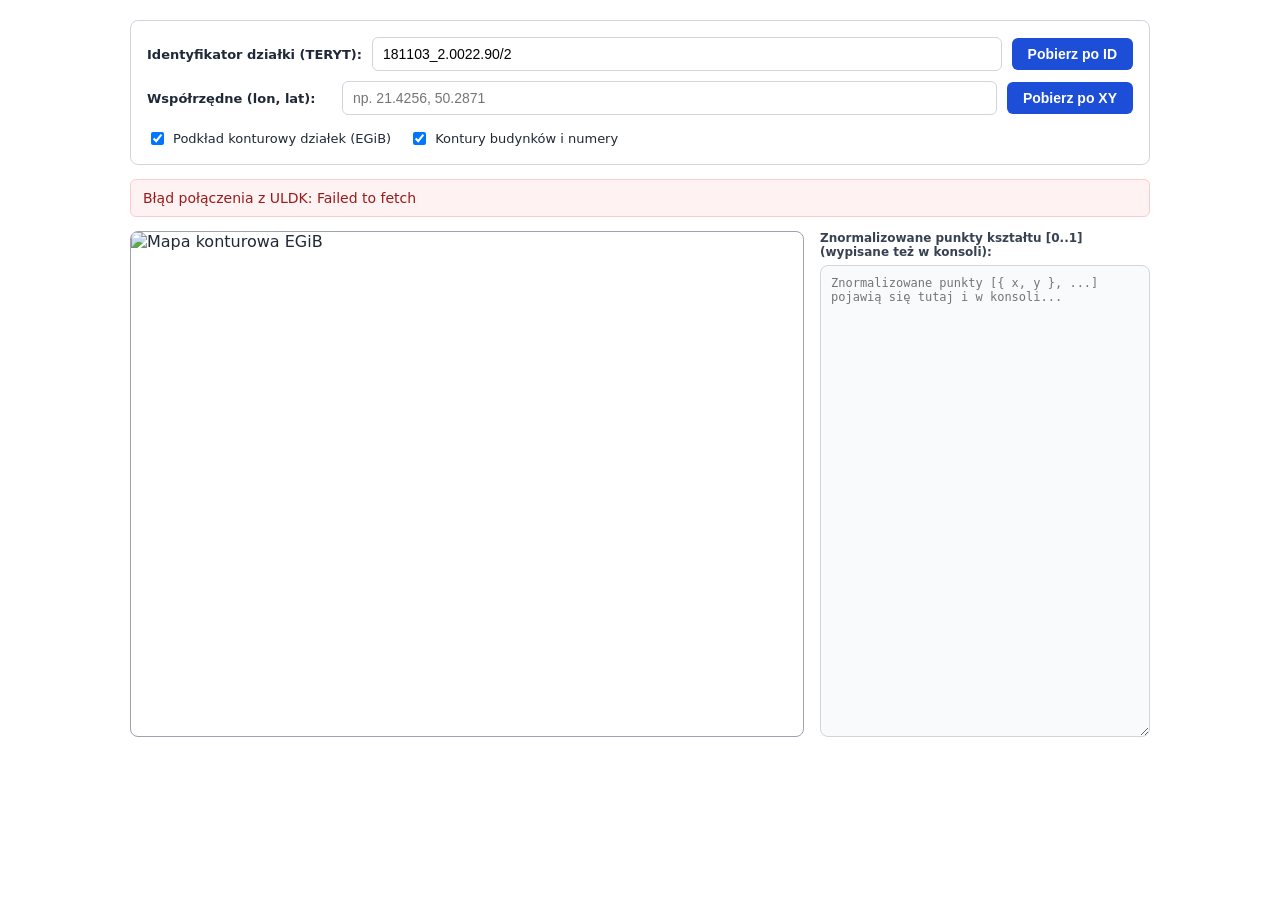
<file: frontend/perun-gp-widget.html>
<!doctype html>
<html lang="pl">

<head>
    <meta charset="UTF-8" />
    <meta name="viewport" content="width=device-width, initial-scale=1.0" />
    <title>Perun - Wyszukiwarka i normalizacja kształtu działki</title>
    <style>
        /* Izolowane style gotowe do wklejenia w strukturę Peruna */
        .perun-gp-widget {
            font-family:
                system-ui,
                -apple-system,
                sans-serif;
            max-width: 1020px;
            margin: 20px auto;
            color: #1f2937;
            box-sizing: border-box;
        }

        .perun-gp-widget *,
        .perun-gp-widget *::before,
        .perun-gp-widget *::after {
            box-sizing: inherit;
        }

        .perun-gp-panel {
            background: #ffffff;
            border: 1px solid #d1d5db;
            border-radius: 8px;
            padding: 16px;
            margin-bottom: 14px;
        }

        .perun-gp-row {
            display: flex;
            flex-wrap: wrap;
            gap: 10px;
            margin-bottom: 10px;
            align-items: center;
        }

        .perun-gp-row:last-child {
            margin-bottom: 0;
        }

        .perun-gp-label {
            font-size: 13px;
            font-weight: 600;
            min-width: 185px;
        }

        .perun-gp-input {
            flex: 1;
            min-width: 220px;
            padding: 8px 10px;
            border: 1px solid #d1d5db;
            border-radius: 6px;
            font-size: 14px;
        }

        .perun-gp-btn {
            padding: 8px 16px;
            background: #1d4ed8;
            color: #ffffff;
            border: none;
            border-radius: 6px;
            font-size: 14px;
            font-weight: 600;
            cursor: pointer;
        }

        .perun-gp-btn:hover {
            background: #1e40af;
        }

        .perun-gp-toggles {
            display: flex;
            flex-wrap: wrap;
            gap: 18px;
            font-size: 13px;
            padding-top: 4px;
        }

        .perun-gp-toggles label {
            display: flex;
            align-items: center;
            gap: 6px;
            cursor: pointer;
        }

        .perun-gp-status {
            padding: 10px 12px;
            border-radius: 6px;
            font-size: 14px;
            margin-bottom: 14px;
            display: none;
        }

        .perun-gp-status.error {
            display: block;
            background: #fef2f2;
            color: #991b1b;
            border: 1px solid #fecaca;
        }

        .perun-gp-status.ok {
            display: block;
            background: #ecfdf5;
            color: #065f46;
            border: 1px solid #a7f3d0;
        }

        .perun-gp-workspace {
            display: grid;
            grid-template-columns: 1fr 330px;
            gap: 16px;
        }

        @media (max-width: 840px) {
            .perun-gp-workspace {
                grid-template-columns: 1fr;
            }
        }

        .perun-gp-map-box {
            position: relative;
            width: 100%;
            aspect-ratio: 4 / 3;
            background: #ffffff;
            border: 1px solid #9ca3af;
            border-radius: 8px;
            overflow: hidden;
        }

        .perun-gp-map-box img,
        .perun-gp-map-box canvas {
            position: absolute;
            inset: 0;
            width: 100%;
            height: 100%;
            display: block;
        }

        .perun-gp-output-box {
            display: flex;
            flex-direction: column;
            gap: 6px;
        }

        .perun-gp-output-title {
            font-size: 12px;
            font-weight: 600;
            color: #374151;
        }

        .perun-gp-textarea {
            width: 100%;
            flex: 1;
            min-height: 340px;
            font-family: ui-monospace, monospace;
            font-size: 12px;
            padding: 10px;
            border: 1px solid #d1d5db;
            border-radius: 8px;
            background: #f9fafb;
            resize: vertical;
        }
    </style>
</head>

<body>
    <!-- Kontener modułu do osadzenia w Perunie -->
    <div id="perun-geoportal-widget" class="perun-gp-widget">
        <div class="perun-gp-panel">
            <div class="perun-gp-row">
                <label class="perun-gp-label" for="perunTerytInput">Identyfikator działki (TERYT):</label>
                <input id="perunTerytInput" class="perun-gp-input" type="text" value="181103_2.0022.90/2"
                    placeholder="np. 181103_2.0022.90/2" />
                <button type="button" class="perun-gp-btn" onclick="PerunGeoportal.szukajDzialki('id')">
                    Pobierz po ID
                </button>
            </div>

            <div class="perun-gp-row">
                <label class="perun-gp-label" for="perunXyInput">Współrzędne (lon, lat):</label>
                <input id="perunXyInput" class="perun-gp-input" type="text" placeholder="np. 21.4256, 50.2871" />
                <button type="button" class="perun-gp-btn" onclick="PerunGeoportal.szukajDzialki('xy')">
                    Pobierz po XY
                </button>
            </div>

            <div class="perun-gp-toggles">
                <label>
                    <input type="checkbox" id="perunChkContour" checked onchange="PerunGeoportal.odswiezPodklad()" />
                    Podkład konturowy działek (EGiB)
                </label>
                <label>
                    <input type="checkbox" id="perunChkBuildings" checked onchange="PerunGeoportal.odswiezPodklad()" />
                    Kontury budynków i numery
                </label>
            </div>
        </div>

        <div id="perunStatusBox" class="perun-gp-status"></div>

        <div class="perun-gp-workspace">
            <div class="perun-gp-map-box">
                <img id="perunWmsContour" alt="Mapa konturowa EGiB" />
                <canvas id="perunDzialkaCanvas" width="800" height="600"></canvas>
            </div>
            <div class="perun-gp-output-box">
                <div class="perun-gp-output-title">
                    Znormalizowane punkty kształtu [0..1] (wypisane też w
                    konsoli):
                </div>
                <textarea id="perunPunktyOutput" class="perun-gp-textarea" readonly
                    placeholder="Znormalizowane punkty [{ x, y }, ...] pojawią się tutaj i w konsoli..."></textarea>
            </div>
        </div>
    </div>

    <script>
        const PerunGeoportal = (() => {
            const ULDK_ENDPOINT = "https://uldk.gugik.gov.pl/";
            const WMS_EGIB_ENDPOINT =
                "https://integracja.gugik.gov.pl/cgi-bin/KrajowaIntegracjaEwidencjiGruntow";

            const state = {
                ostatniBboxStr: "",
                ostatniKsztalt: null,
            };

            function pokazStatus(tresc, typ) {
                const box = document.getElementById("perunStatusBox");
                box.textContent = tresc;
                box.className = "perun-gp-status " + typ;
            }

            function pobierzWarstwyKonturowe() {
                const showParcels =
                    document.getElementById("perunChkContour").checked;
                const showDetails =
                    document.getElementById("perunChkBuildings").checked;

                const layers = [];
                if (showParcels) layers.push("dzialki");
                if (showDetails) layers.push("numery_dzialek", "budynki");
                return layers.join(",");
            }

            function odswiezPodklad() {
                const img = document.getElementById("perunWmsContour");
                const canvas =
                    document.getElementById("perunDzialkaCanvas");
                const layers = pobierzWarstwyKonturowe();

                if (!layers || !state.ostatniBboxStr) {
                    img.style.display = "none";
                    return;
                }

                img.style.display = "block";
                const egibParams = new URLSearchParams({
                    SERVICE: "WMS",
                    VERSION: "1.1.1",
                    REQUEST: "GetMap",
                    LAYERS: layers,
                    STYLES: "",
                    SRS: "EPSG:4326",
                    BBOX: state.ostatniBboxStr,
                    WIDTH: canvas.width,
                    HEIGHT: canvas.height,
                    FORMAT: "image/png",
                    TRANSPARENT: "TRUE",
                });
                img.src = `${WMS_EGIB_ENDPOINT}?${egibParams.toString()}`;
            }

            async function szukajDzialki(tryb) {
                const url = new URL(ULDK_ENDPOINT);
                url.searchParams.set(
                    "result",
                    "id,voivodeship,county,commune,region,parcel,geom_wkt",
                );
                url.searchParams.set("srid", "4326");

                if (tryb === "id") {
                    const idVal = document
                        .getElementById("perunTerytInput")
                        .value.trim();
                    if (!idVal) {
                        pokazStatus(
                            "Wpisz identyfikator działki.",
                            "error",
                        );
                        return;
                    }
                    url.searchParams.set("request", "GetParcelById");
                    url.searchParams.set("id", idVal);
                } else {
                    const parts = document
                        .getElementById("perunXyInput")
                        .value.split(",")
                        .map((s) => s.trim());
                    if (
                        parts.length < 2 ||
                        isNaN(Number(parts[0])) ||
                        isNaN(Number(parts[1]))
                    ) {
                        pokazStatus(
                            "Podaj współrzędne w formacie: długość, szerokość (np. 21.4256, 50.2871).",
                            "error",
                        );
                        return;
                    }
                    url.searchParams.set("request", "GetParcelByXY");
                    url.searchParams.set(
                        "xy",
                        `${parts[0]},${parts[1]},4326`,
                    );
                }

                pokazStatus("Pobieranie konturu działki z ULDK...", "ok");

                try {
                    const response = await fetch(url.toString());
                    if (!response.ok) {
                        throw new Error(
                            `Błąd serwera HTTP ${response.status}`,
                        );
                    }

                    const text = await response.text();
                    const lines = text.trim().split(/\r?\n/);

                    if (
                        !lines.length ||
                        lines[0].trim() !== "0" ||
                        !lines[1]
                    ) {
                        pokazStatus(
                            `Nie znaleziono działki (odpowiedź ULDK: ${text.trim()}).`,
                            "error",
                        );
                        return;
                    }

                    const [id, woj, pow, gm, obreb, nr, wkt] =
                        lines[1].split("|");
                    const pierscienie = parsujWKT(wkt);
                    const zewnetrznyObrys = pierscienie[0] || [];

                    if (!zewnetrznyObrys.length) {
                        pokazStatus(
                            "Nie udało się odczytać punktów z geometrii WKT.",
                            "error",
                        );
                        return;
                    }

                    // Normalizacja kształtu pod kątem dalszego wyszukiwania kształtów w Perunie
                    const znormalizowany =
                        normalizujKsztalt(zewnetrznyObrys);

                    const wynikDlaPeruna = {
                        id,
                        lokalizacja: { woj, pow, gm, obreb, nr },
                        punktyGeo: zewnetrznyObrys,
                        punktyZnormalizowane: znormalizowany.punkty01,
                        punktyWysrodkowane: znormalizowany.punktyCentered,
                        proporcje: znormalizowany.proporcje,
                    };

                    state.ostatniKsztalt = wynikDlaPeruna;

                    // Wyświetlenie w panelu i szczegółowy zrzut do konsoli (F12)
                    document.getElementById("perunPunktyOutput").value =
                        JSON.stringify(znormalizowany.punkty01, null, 2);

                    console.group(
                        `Perun – Znormalizowany kształt działki: ${id}`,
                    );
                    console.log(
                        "Punkty znormalizowane [0..1] (zachowane proporcje):",
                        znormalizowany.punkty01,
                    );
                    console.log(
                        "Punkty wyśrodkowane względem środka ciężkości:",
                        znormalizowany.punktyCentered,
                    );
                    console.log(
                        "Pełny obiekt kształtu dla Peruna:",
                        wynikDlaPeruna,
                    );
                    console.groupEnd();

                    // Wysłanie zdarzenia DOM dla aplikacji nadrzędnej (Perun)
                    document.dispatchEvent(
                        new CustomEvent("perun:ksztaltGotowy", {
                            detail: wynikDlaPeruna,
                        }),
                    );

                    // Uzupełnij pole XY środkiem działki
                    const avgLon = (
                        zewnetrznyObrys.reduce((s, p) => s + p.lon, 0) /
                        zewnetrznyObrys.length
                    ).toFixed(6);
                    const avgLat = (
                        zewnetrznyObrys.reduce((s, p) => s + p.lat, 0) /
                        zewnetrznyObrys.length
                    ).toFixed(6);
                    if (
                        !document
                            .getElementById("perunXyInput")
                            .value.trim()
                    ) {
                        document.getElementById("perunXyInput").value =
                            `${avgLon}, ${avgLat}`;
                    }

                    pokazStatus(
                        `Działka ${id} (obręb ${obreb}, nr ${nr}) — wierzchołków po normalizacji: ${znormalizowany.punkty01.length}`,
                        "ok",
                    );

                    rysujKonturNaCanvas(pierscienie, pierscienie.flat());
                    return wynikDlaPeruna;
                } catch (err) {
                    pokazStatus(
                        `Błąd połączenia z ULDK: ${err.message}`,
                        "error",
                    );
                }
            }

            function parsujWKT(wkt) {
                if (!wkt) return [];
                const clean = wkt.replace(/^SRID=\d+;/i, "").trim();
                const ringMatches = clean.match(/\(\s*([-\d.,\s]+)\s*\)/g);
                if (!ringMatches) return [];

                return ringMatches.map((ringStr) =>
                    ringStr
                        .replace(/[()]/g, "")
                        .trim()
                        .split(",")
                        .map((pair) => {
                            const [a, b] = pair
                                .trim()
                                .split(/\s+/)
                                .map(Number);
                            return a > 40 && b < 30
                                ? { lon: b, lat: a }
                                : { lon: a, lat: b };
                        })
                        .filter((pt) => !isNaN(pt.lon) && !isNaN(pt.lat)),
                );
            }

            /**
             * Normalizuje wielokąt działki:
             * 1. Usuwa powtórzony punkt zamykający obrys.
             * 2. Koryguje oś X przez cos(lat), aby zachować rzeczywiste proporcje terenowe.
             * 3. Skaluje równomiernie do przedziału [0, 1] oraz wyznacza wersję wyśrodkowaną (centroid 0,0).
             */
            function normalizujKsztalt(punktyGeo) {
                const pts = [...punktyGeo];
                if (pts.length > 2) {
                    const pierwszy = pts[0];
                    const ostatni = pts[pts.length - 1];
                    if (
                        Math.abs(pierwszy.lon - ostatni.lon) < 1e-9 &&
                        Math.abs(pierwszy.lat - ostatni.lat) < 1e-9
                    ) {
                        pts.pop();
                    }
                }

                const midLat =
                    pts.reduce((s, p) => s + p.lat, 0) / pts.length;
                const cosLat = Math.cos((midLat * Math.PI) / 180);

                const planar = pts.map((p) => ({
                    x: p.lon * cosLat,
                    y: p.lat,
                }));

                const xs = planar.map((p) => p.x);
                const ys = planar.map((p) => p.y);
                const minX = Math.min(...xs);
                const maxX = Math.max(...xs);
                const minY = Math.min(...ys);
                const maxY = Math.max(...ys);

                const width = maxX - minX;
                const height = maxY - minY;
                const maxSpan = Math.max(width, height) || 1;

                // Wariant 1: zakres [0, 1] z zachowaniem proporcji (oś Y skierowana w górę)
                const punkty01 = planar.map((p) => ({
                    x: Number(((p.x - minX) / maxSpan).toFixed(6)),
                    y: Number(((p.y - minY) / maxSpan).toFixed(6)),
                }));

                // Wariant 2: wyśrodkowany względem środka ciężkości (do algorytmów porównywania kształtów)
                const cx =
                    punkty01.reduce((s, p) => s + p.x, 0) / punkty01.length;
                const cy =
                    punkty01.reduce((s, p) => s + p.y, 0) / punkty01.length;
                const punktyCentered = punkty01.map((p) => ({
                    x: Number((p.x - cx).toFixed(6)),
                    y: Number((p.y - cy).toFixed(6)),
                }));

                return {
                    punkty01,
                    punktyCentered,
                    proporcje: Number((width / (height || 1)).toFixed(4)),
                };
            }

            function rysujKonturNaCanvas(pierscienie, wszystkiePunkty) {
                const canvas =
                    document.getElementById("perunDzialkaCanvas");
                const ctx = canvas.getContext("2d");

                const lons = wszystkiePunkty.map((p) => p.lon);
                const lats = wszystkiePunkty.map((p) => p.lat);
                const minLon = Math.min(...lons);
                const maxLon = Math.max(...lons);
                const minLat = Math.min(...lats);
                const maxLat = Math.max(...lats);

                const midLat = (minLat + maxLat) / 2;
                const cosLat = Math.cos((midLat * Math.PI) / 180);
                const margin = 1.4;

                let spanX = Math.max(
                    (maxLon - minLon) * cosLat * margin,
                    0.0005,
                );
                let spanY = Math.max((maxLat - minLat) * margin, 0.0005);
                const ratio = canvas.width / canvas.height;

                if (spanX / spanY > ratio) spanY = spanX / ratio;
                else spanX = spanY * ratio;

                const centerLon = (minLon + maxLon) / 2;
                const centerLat = (minLat + maxLat) / 2;

                const bbox = {
                    minLon: centerLon - spanX / cosLat / 2,
                    maxLon: centerLon + spanX / cosLat / 2,
                    minLat: centerLat - spanY / 2,
                    maxLat: centerLat + spanY / 2,
                };

                state.ostatniBboxStr = `${bbox.minLon},${bbox.minLat},${bbox.maxLon},${bbox.maxLat}`;
                odswiezPodklad();

                const naPiksele = (pt) => ({
                    x:
                        ((pt.lon - bbox.minLon) /
                            (bbox.maxLon - bbox.minLon)) *
                        canvas.width,
                    y:
                        canvas.height -
                        ((pt.lat - bbox.minLat) /
                            (bbox.maxLat - bbox.minLat)) *
                        canvas.height,
                });

                ctx.clearRect(0, 0, canvas.width, canvas.height);

                pierscienie.forEach((punkty) => {
                    if (!punkty.length) return;

                    ctx.beginPath();
                    punkty.forEach((pt, idx) => {
                        const { x, y } = naPiksele(pt);
                        if (idx === 0) ctx.moveTo(x, y);
                        else ctx.lineTo(x, y);
                    });
                    ctx.closePath();

                    // Styl konturowy dostosowany do jasnej mapy ewidencyjnej
                    ctx.fillStyle = "rgba(37, 99, 235, 0.14)";
                    ctx.fill();
                    ctx.lineWidth = 2.5;
                    ctx.strokeStyle = "#1d4ed8";
                    ctx.stroke();

                    // Wierzchołki działki
                    ctx.fillStyle = "#ffffff";
                    ctx.strokeStyle = "#1e3a8a";
                    ctx.lineWidth = 2;
                    punkty.forEach((pt) => {
                        const { x, y } = naPiksele(pt);
                        ctx.beginPath();
                        ctx.arc(x, y, 4, 0, Math.PI * 2);
                        ctx.fill();
                        ctx.stroke();
                    });
                });
            }

            window.addEventListener("DOMContentLoaded", () => {
                szukajDzialki("id");
            });

            return {
                szukajDzialki,
                odswiezPodklad,
                normalizujKsztalt,
                pobierzOstatniKsztalt: () => state.ostatniKsztalt,
            };
        })();
    </script>
</body>

</html>
</file>
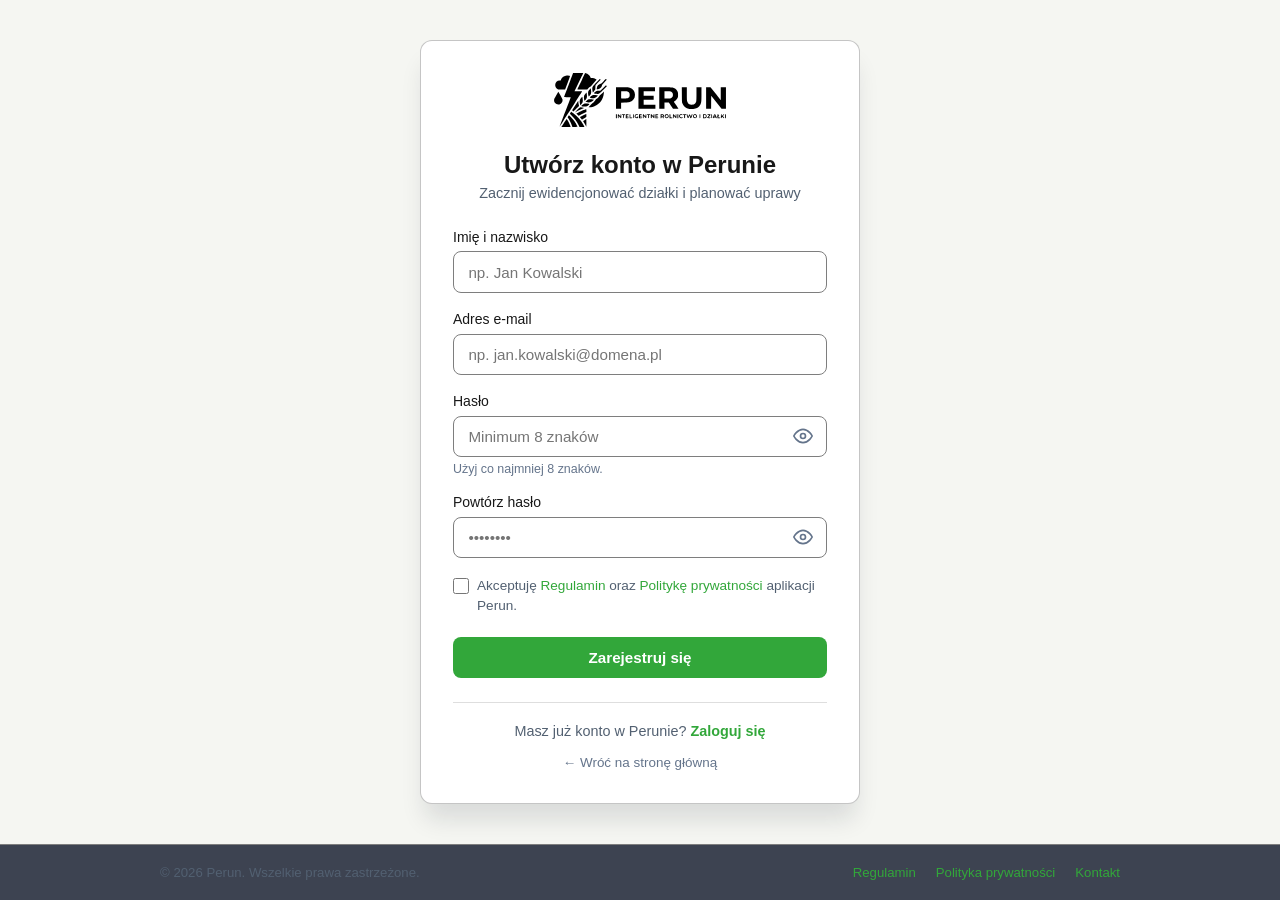
<file: frontend/register.html>
<!doctype html>
<html lang="pl">
    <head>
        <meta charset="UTF-8" />
        <meta name="viewport" content="width=device-width, initial-scale=1.0" />
        <title>Perun – Rejestracja nowego konta</title>
        <link rel="stylesheet" href="./styles/main.css" />
        <link rel="stylesheet" href="./styles/auth.css" />
        <script src="./scripts/auth.js"></script>
    </head>
    <body data-guest-only="true">
        <main>
            <div class="auth-card">
                <a
                    href="index.html"
                    class="auth-logo-link"
                    aria-label="Powrót na stronę główną Perun"
                >
                    <img
                        src="./images/perun_logo_black.svg"
                        alt="Perun"
                        class="logo-auth"
                    />
                </a>

                <div class="login-header">
                    <h1>Utwórz konto w Perunie</h1>
                    <p>Zacznij ewidencjonować działki i planować uprawy</p>
                </div>

                <div id="authAlert" class="auth-alert" role="alert"></div>

                <form id="registerForm" novalidate>
                    <div class="form-group">
                        <label for="userName">Imię i nazwisko</label>
                        <input
                            type="text"
                            id="userName"
                            name="userName"
                            placeholder="np. Jan Kowalski"
                            required
                            autocomplete="name"
                        />
                    </div>

                    <div class="form-group">
                        <label for="email">Adres e-mail</label>
                        <input
                            type="email"
                            id="email"
                            name="email"
                            placeholder="np. jan.kowalski@domena.pl"
                            required
                            autocomplete="email"
                        />
                    </div>

                    <div class="form-group">
                        <label for="password">Hasło</label>
                        <div class="password-wrapper">
                            <input
                                type="password"
                                id="password"
                                name="password"
                                placeholder="Minimum 8 znaków"
                                required
                                minlength="8"
                                autocomplete="new-password"
                            />
                            <button
                                type="button"
                                class="toggle-password"
                                data-target="password"
                                aria-label="Pokaż lub ukryj hasło"
                            >
                                <svg
                                    width="20"
                                    height="20"
                                    viewBox="0 0 24 24"
                                    fill="none"
                                    stroke="currentColor"
                                    stroke-width="2"
                                >
                                    <path
                                        d="M1 12s4-8 11-8 11 8 11 8-4 8-11 8-11-8-11-8z"
                                    ></path>
                                    <circle cx="12" cy="12" r="3"></circle>
                                </svg>
                            </button>
                        </div>
                        <span class="field-hint"
                            >Użyj co najmniej 8 znaków.</span
                        >
                    </div>

                    <div class="form-group">
                        <label for="confirmPassword">Powtórz hasło</label>
                        <div class="password-wrapper">
                            <input
                                type="password"
                                id="confirmPassword"
                                name="confirmPassword"
                                placeholder="••••••••"
                                required
                                autocomplete="new-password"
                            />
                            <button
                                type="button"
                                class="toggle-password"
                                data-target="confirmPassword"
                                aria-label="Pokaż lub ukryj powtórzone hasło"
                            >
                                <svg
                                    width="20"
                                    height="20"
                                    viewBox="0 0 24 24"
                                    fill="none"
                                    stroke="currentColor"
                                    stroke-width="2"
                                >
                                    <path
                                        d="M1 12s4-8 11-8 11 8 11 8-4 8-11 8-11-8-11-8z"
                                    ></path>
                                    <circle cx="12" cy="12" r="3"></circle>
                                </svg>
                            </button>
                        </div>
                    </div>

                    <label class="terms-label">
                        <input type="checkbox" id="acceptTerms" required />
                        <span>
                            Akceptuję <a href="#">Regulamin</a> oraz
                            <a href="#">Politykę prywatności</a> aplikacji
                            Perun.
                        </span>
                    </label>

                    <button type="submit" class="btn-submit" id="submitBtn">
                        Zarejestruj się
                    </button>
                </form>

                <div class="auth-switch">
                    Masz już konto w Perunie?
                    <a href="login.html">Zaloguj się</a>
                </div>

                <div class="back-home-wrap">
                    <a href="index.html" class="back-home-link">
                        &larr; Wróć na stronę główną
                    </a>
                </div>
            </div>
        </main>

        <footer>
            <div class="footer-content">
                <span>&copy; 2026 Perun. Wszelkie prawa zastrzeżone.</span>
                <div class="footer-links">
                    <a href="#">Regulamin</a>
                    <a href="#">Polityka prywatności</a>
                    <a href="#">Kontakt</a>
                </div>
            </div>
        </footer>

        <script>
            (function () {
                const form = document.getElementById("registerForm");
                const alertBox = document.getElementById("authAlert");
                const submitBtn = document.getElementById("submitBtn");

                function showAlert(message, type = "error") {
                    alertBox.textContent = message;
                    alertBox.className = `auth-alert visible ${type}`;
                }

                document.querySelectorAll(".toggle-password").forEach((btn) => {
                    btn.addEventListener("click", () => {
                        const input = document.getElementById(
                            btn.dataset.target,
                        );
                        input.type =
                            input.type === "password" ? "text" : "password";
                    });
                });

                form.addEventListener("submit", async (e) => {
                    e.preventDefault();
                    alertBox.className = "auth-alert";

                    const userName = document.getElementById("userName").value;
                    const email = document.getElementById("email").value;
                    const password = document.getElementById("password").value;
                    const confirmPassword =
                        document.getElementById("confirmPassword").value;
                    const acceptTerms =
                        document.getElementById("acceptTerms").checked;

                    if (userName.trim().length < 2) {
                        showAlert("Podaj swoje imię i nazwisko.");
                        return;
                    }
                    if (!email.includes("@")) {
                        showAlert("Podaj poprawny adres e-mail.");
                        return;
                    }
                    if (password.length < 8) {
                        showAlert("Hasło musi mieć co najmniej 8 znaków.");
                        return;
                    }
                    if (password !== confirmPassword) {
                        showAlert("Podane hasła nie są identyczne.");
                        return;
                    }
                    if (!acceptTerms) {
                        showAlert("Zaakceptuj regulamin, aby utworzyć konto.");
                        return;
                    }

                    submitBtn.disabled = true;
                    submitBtn.textContent = "Tworzenie konta...";

                    try {
                        await window.PerunAuth.register({
                            userName,
                            email,
                            password,
                        });
                        window.location.href = "panel.html";
                    } catch (err) {
                        showAlert(err.message);
                        submitBtn.disabled = false;
                        submitBtn.textContent = "Zarejestruj się";
                    }
                });
            })();
        </script>
    </body>
</html>
</file>
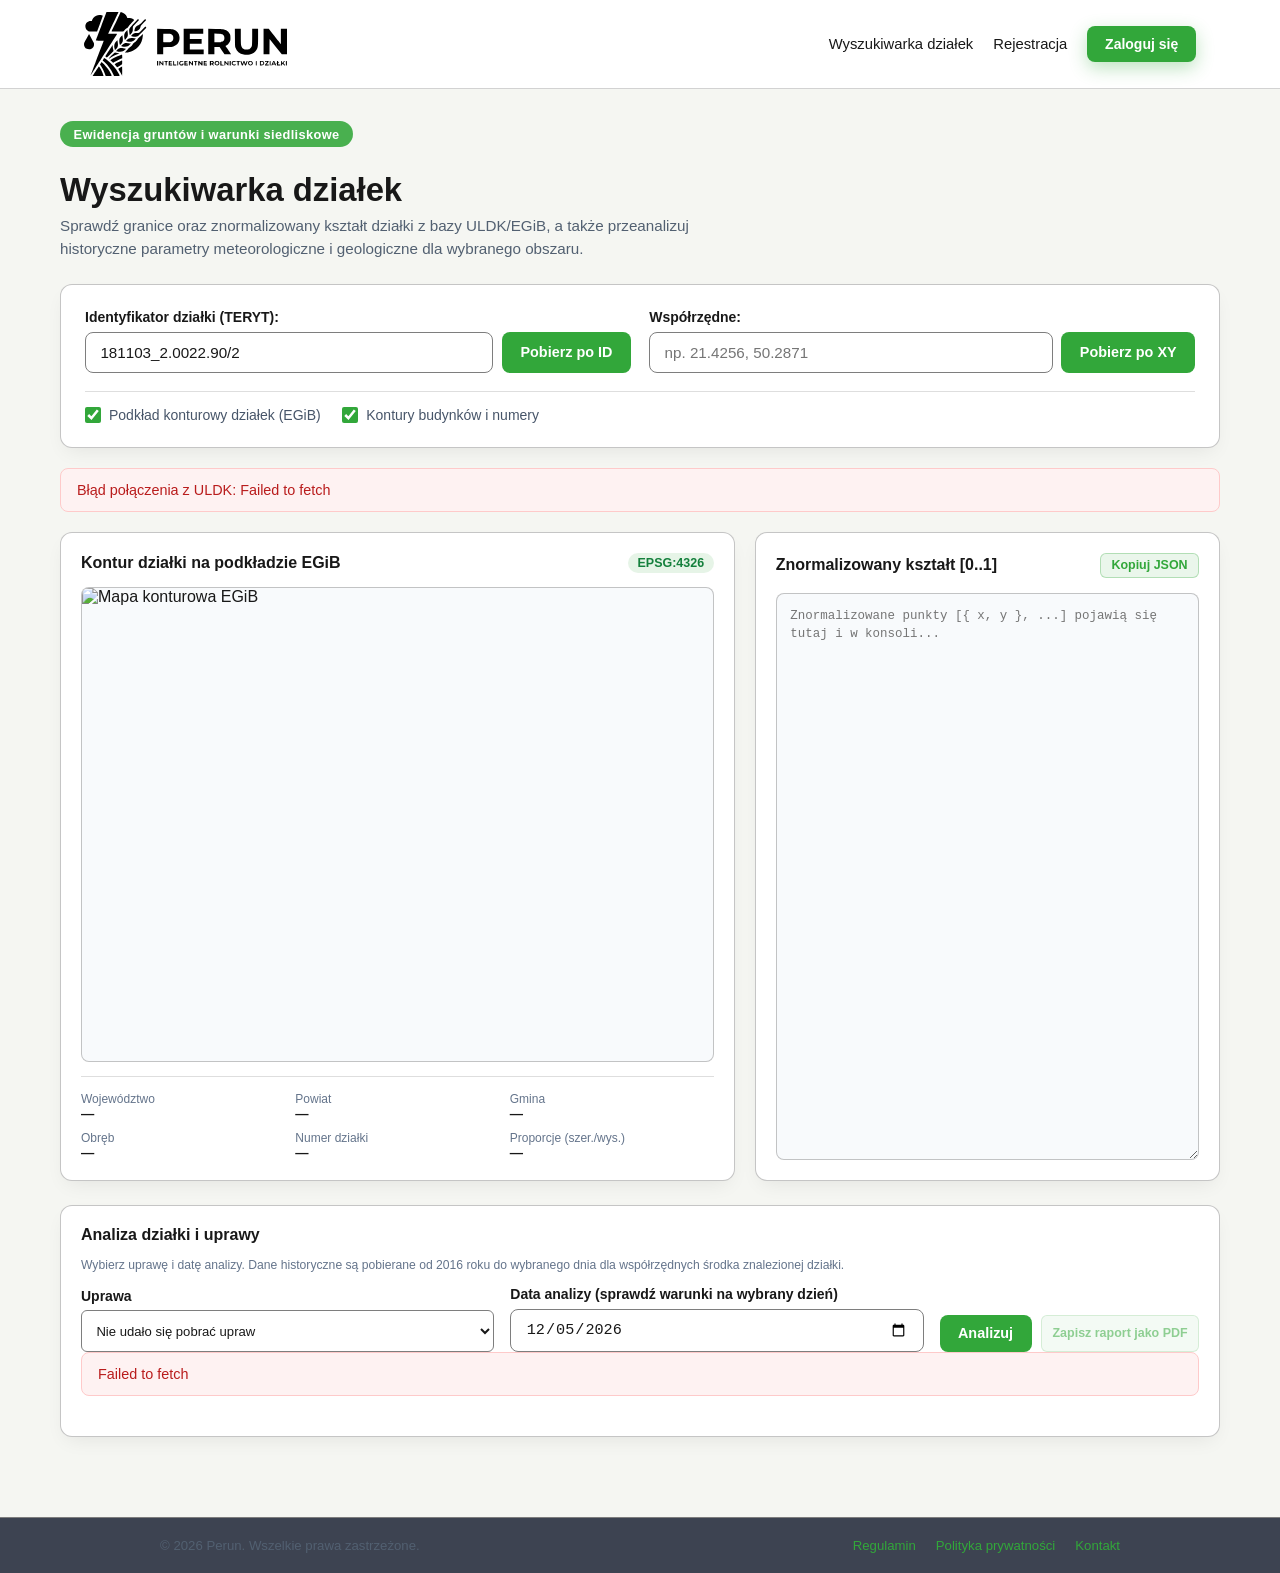
<file: frontend/wyszukiwarka.html>
<!doctype html>
<html lang="pl">

<head>
    <meta charset="UTF-8" />
    <meta name="viewport" content="width=device-width, initial-scale=1.0" />
    <title>Perun – Wyszukiwarka działek i analiza środowiskowa</title>
    <link rel="stylesheet" href="./styles/main.css" />
    <link rel="stylesheet" href="./styles/landing.css" />
    <link rel="stylesheet" href="./styles/auth.css" />
    <link rel="stylesheet" href="./styles/wyszukiwarka.css" />
    <script src="./scripts/auth.js"></script>
    <script src="./scripts/wyszukiwarka.js" defer></script>
</head>

<body>
    <!-- NAWIGACJA PERUN (obsługuje gości oraz zalogowanych użytkowników) -->
    <header class="navbar">
        <div class="navbar-container">
            <a href="index.html" class="brand-link" aria-label="Strona główna Perun">
                <img src="./images/perun_logo_black.svg" class="logo-topbar" alt="Perun" />
            </a>

            <nav class="nav-actions" data-auth-nav>
                <a href="wyszukiwarka.html" class="nav-link">
                    Wyszukiwarka działek
                </a>
                <a href="register.html" class="nav-link">Rejestracja</a>
                <a href="login.html" class="btn btn-primary btn-sm">
                    Zaloguj się
                </a>
            </nav>
        </div>
    </header>

    <main class="search-page-main">
        <div id="perun-geoportal-widget" class="perun-gp-widget">
            <!-- NAGŁÓWEK WYSZUKIWARKI + AKCJE UŻYTKOWNIKA / ADMINISTRATORA -->
            <div class="gp-page-header">
                <div>
                    <span class="hero-badge">Ewidencja gruntów i warunki siedliskowe</span>
                    <h1>Wyszukiwarka działek</h1>
                    <p class="gp-page-subtitle">
                        Sprawdź granice oraz znormalizowany kształt działki
                        z bazy ULDK/EGiB, a także przeanalizuj historyczne
                        parametry meteorologiczne i geologiczne dla
                        wybranego obszaru.
                    </p>
                </div>

                <div style="
                            display: flex;
                            flex-wrap: wrap;
                            gap: 0.65rem;
                            align-items: center;
                        ">
                    <!-- Widoczne dla każdego zalogowanego użytkownika -->
                    <div id="perunUserSaveContainer" class="gp-admin-watch-slot" hidden>
                        <button type="button" id="btnSaveUserParcel" class="btn-admin-watch">
                            + Zapisz w Moich działkach
                        </button>
                    </div>

                    <!-- Przygotowane miejsce dla administratora pola (fieldadmin) -->
                    <div id="perunAdminWatchContainer" class="gp-admin-watch-slot" data-role-required="admin" hidden>
                        <span class="gp-admin-tag">Administrator pola</span>
                        <button type="button" id="btnAddWatchedParcel" class="btn-admin-watch"
                            data-action="add-watched-parcel">
                            + Dodaj do działek obserwowanych
                        </button>
                    </div>
                </div>
            </div>

            <!-- PANEL WYSZUKIWANIA -->
            <section class="perun-gp-panel" aria-label="Formularz wyszukiwania działki">
                <div class="perun-gp-search-grid">
                    <div class="perun-gp-field-group">
                        <label class="perun-gp-label" for="perunTerytInput">
                            Identyfikator działki (TERYT):
                        </label>
                        <div class="perun-gp-input-row">
                            <input id="perunTerytInput" class="perun-gp-input" type="text" value="181103_2.0022.90/2"
                                placeholder="np. 181103_2.0022.90/2" />
                            <button type="button" id="btnSearchById" class="perun-gp-btn">
                                Pobierz po ID
                            </button>
                        </div>
                    </div>

                    <div class="perun-gp-field-group">
                        <label class="perun-gp-label" for="perunXyInput">
                            Współrzędne:
                        </label>
                        <div class="perun-gp-input-row">
                            <input id="perunXyInput" class="perun-gp-input" type="text"
                                placeholder="np. 21.4256, 50.2871" />
                            <button type="button" id="btnSearchByXy" class="perun-gp-btn">
                                Pobierz po XY
                            </button>
                        </div>
                    </div>
                </div>

                <div class="perun-gp-toggles">
                    <label>
                        <input type="checkbox" id="perunChkContour" checked />
                        Podkład konturowy działek (EGiB)
                    </label>
                    <label>
                        <input type="checkbox" id="perunChkBuildings" checked />
                        Kontury budynków i numery
                    </label>
                </div>
            </section>

            <!-- STATUS OPERACJI -->
            <div id="perunStatusBox" class="perun-gp-status" role="status"></div>

            <!-- MAPA KONTOUROWA I NORMALIZACJA KSZTAŁTU -->
            <section class="perun-gp-workspace" aria-label="Podgląd konturu i geometrii działki">
                <article class="gp-card">
                    <div class="gp-card-header">
                        <h2 class="gp-card-title">
                            Kontur działki na podkładzie EGiB
                        </h2>
                        <span class="gp-card-badge" id="gpParcelIdBadge">
                            EPSG:4326
                        </span>
                    </div>

                    <div class="perun-gp-map-box">
                        <img id="perunWmsContour" alt="Mapa konturowa EGiB" />
                        <canvas id="perunDzialkaCanvas" width="800" height="600"></canvas>
                    </div>

                    <div class="gp-parcel-meta" id="gpParcelMeta">
                        <div class="gp-meta-item">
                            <span>Województwo</span>
                            <strong id="metaWoj">—</strong>
                        </div>
                        <div class="gp-meta-item">
                            <span>Powiat</span>
                            <strong id="metaPow">—</strong>
                        </div>
                        <div class="gp-meta-item">
                            <span>Gmina</span>
                            <strong id="metaGm">—</strong>
                        </div>
                        <div class="gp-meta-item">
                            <span>Obręb</span>
                            <strong id="metaObreb">—</strong>
                        </div>
                        <div class="gp-meta-item">
                            <span>Numer działki</span>
                            <strong id="metaNr">—</strong>
                        </div>
                        <div class="gp-meta-item">
                            <span>Proporcje (szer./wys.)</span>
                            <strong id="metaRatio">—</strong>
                        </div>
                    </div>
                </article>

                <article class="gp-card">
                    <div class="gp-card-header">
                        <h2 class="gp-card-title">
                            Znormalizowany kształt [0..1]
                        </h2>
                        <button type="button" id="btnCopyPointsJson" class="gp-copy-btn">
                            Kopiuj JSON
                        </button>
                    </div>
                    <textarea id="perunPunktyOutput" class="perun-gp-textarea" readonly
                        placeholder="Znormalizowane punkty [{ x, y }, ...] pojawią się tutaj i w konsoli..."></textarea>
                </article>
            </section>

            <section class="gp-card analysis-panel" aria-label="Analiza uprawy">
                <div class="gp-card-header">
                    <div>
                        <h2 class="gp-card-title">Analiza działki i uprawy</h2>
                        <p class="gp-source-note">
                            Wybierz uprawę i datę analizy. Dane historyczne są pobierane od 2016 roku do wybranego dnia
                            dla współrzędnych środka znalezionej działki.
                        </p>
                    </div>
                </div>
                <div class="analysis-controls">
                    <div class="perun-gp-field-group">
                        <label class="perun-gp-label" for="analysisCropSelect">Uprawa</label>
                        <select id="analysisCropSelect" class="gp-select" required>
                            <option value="">Ładowanie upraw…</option>
                        </select>
                    </div>
                    <div class="perun-gp-field-group">
                        <label class="perun-gp-label" for="analysisDate">Data analizy (sprawdź warunki na wybrany
                            dzień)</label>
                        <input id="analysisDate" class="perun-gp-input" type="date" required />
                    </div>
                    <div class="analysis-actions">
                        <button type="button" id="btnStartAnalysis" class="perun-gp-btn">
                            Analizuj
                        </button>
                        <button type="button" id="btnSaveAnalysisPdf" class="gp-copy-btn" disabled>
                            Zapisz raport jako PDF
                        </button>
                    </div>
                </div>
                <div id="analysisReportStatus" class="perun-gp-status" role="status"></div>
            </section>

            <section id="analysisReportSection" class="gp-card analysis-report-panel"
                aria-label="Raport analizy działki" hidden>
                <div id="analysisReportOutput" class="analysis-report"></div>
            </section>
        </div>
    </main>

    <!-- STOPKA SPÓJNA Z RESZTĄ PERUNA -->
    <footer>
        <div class="footer-content">
            <span>&copy; 2026 Perun. Wszelkie prawa zastrzeżone.</span>
            <div class="footer-links">
                <a href="#">Regulamin</a>
                <a href="#">Polityka prywatności</a>
                <a href="#">Kontakt</a>
            </div>
        </div>
    </footer>
</body>

</html>
</file>
<file: frontend/styles/main.css>
:root {
    --bg-body: #f5f6f2;
    --bg-card: #ffffff;
    --bg-input: #ffffff;
    --border-color: #7e7e7e;
    --text-main: #181818;
    --text-muted: #94a3b8;
    --accent: #32a73a;
    --accent-hover: #22b74a;
    --radius: 12px;
}

* {
    box-sizing: border-box;
    margin: 0;
    padding: 0;
}

body {
    font-family:
        -apple-system, BlinkMacSystemFont, "Segoe UI", Roboto, sans-serif;
    background-color: var(--bg-body);
    color: var(--text-main);
    min-height: 100vh;
    display: flex;
    flex-direction: column;
}

main {
    flex: 1;
    display: flex;
    align-items: center;
    justify-content: center;
    padding: 1.5rem;
}

.login-card {
    width: 100%;
    max-width: 400px;
    background-color: var(--bg-card);
    border: 1px solid var(--border-color);
    border-radius: var(--radius);
    padding: 2rem;
    box-shadow: 0 20px 25px -5px rgba(0, 0, 0, 0.35);
}

/* --- PLACEHOLDER NA LOGO --- */
.logo-topbar {
    height: 64px;
    display: flex;
    align-items: center;
    justify-content: center;
    color: var(--text-muted);
    font-size: 0.875rem;
    letter-spacing: 0.05em;
    text-transform: uppercase;
}

.login-header {
    text-align: center;
    margin-bottom: 1.75rem;
}

.login-header h1 {
    font-size: 1.5rem;
    font-weight: 600;
    margin-bottom: 0.35rem;
}

.login-header p {
    color: var(--text-muted);
    font-size: 0.9rem;
}

.form-group {
    margin-bottom: 1.15rem;
}

.form-group label {
    display: block;
    font-size: 0.875rem;
    font-weight: 500;
    margin-bottom: 0.4rem;
    color: var(--text-main);
}

.form-group input {
    width: 100%;
    padding: 0.7rem 0.9rem;
    background-color: var(--bg-input);
    border: 1px solid var(--border-color);
    border-radius: 8px;
    color: var(--text-main);
    font-size: 0.95rem;
    transition:
        border-color 0.2s,
        box-shadow 0.2s;
}

.form-group input:focus {
    outline: none;
    border-color: var(--accent);
    box-shadow: 0 0 0 3px rgba(97, 190, 242, 0.15);
}

.form-options {
    display: flex;
    align-items: center;
    justify-content: space-between;
    font-size: 0.85rem;
    margin-bottom: 1.5rem;
}

.remember-me {
    display: flex;
    align-items: center;
    gap: 0.45rem;
    color: var(--text-muted);
    cursor: pointer;
}

.remember-me input[type="checkbox"] {
    accent-color: var(--accent);
    width: 15px;
    height: 15px;
    cursor: pointer;
}

.form-options a,
footer a {
    color: var(--accent);
    text-decoration: none;
    transition: color 0.2s;
}

.form-options a:hover,
footer a:hover {
    color: var(--accent-hover);
    text-decoration: underline;
}

.btn-submit {
    width: 100%;
    padding: 0.75rem;
    background-color: var(--accent);
    color: white;
    font-size: 0.95rem;
    font-weight: 600;
    border: none;
    border-radius: 8px;
    cursor: pointer;
    transition:
        background-color 0.2s,
        transform 0.1s;
}

.btn-submit:hover {
    background-color: var(--accent-hover);
}

.btn-submit:active {
    transform: scale(0.99);
}

/* --- STOPKA --- */
footer {
    padding: 1.25rem 1.5rem;
    border-top: 1px solid var(--border-color);
    background-color: rgba(15, 23, 42, 0.8);
    text-align: center;
    font-size: 0.825rem;
    color: var(--text-muted);
}

.footer-content {
    max-width: 960px;
    margin: 0 auto;
    display: flex;
    flex-wrap: wrap;
    align-items: center;
    justify-content: space-between;
    gap: 0.75rem;
}

.footer-links {
    display: flex;
    gap: 1.25rem;
}

@media (max-width: 540px) {
    .footer-content {
        flex-direction: column;
        justify-content: center;
    }
}
</file>
<file: frontend/styles/landing.css>
/* Nadpisanie centrowania z ekranu logowania dla układu wielosekcyjnego */
main {
    display: block;
    padding: 0;
}

.sr-only {
    position: absolute;
    width: 1px;
    height: 1px;
    overflow: hidden;
    clip: rect(0, 0, 0, 0);
    white-space: nowrap;
}

/* --- GÓRNA NAWIGACJA --- */
.navbar {
    position: sticky;
    top: 0;
    z-index: 50;
    background-color: rgba(255, 255, 255, 0.94);
    backdrop-filter: blur(10px);
    border-bottom: 1px solid rgba(126, 126, 126, 0.35);
}

.navbar-container {
    max-width: 1160px;
    margin: 0 auto;
    padding: 0.75rem 1.5rem;
    display: flex;
    align-items: center;
    justify-content: space-between;
    gap: 1rem;
}

.navbar .logo-placeholder {
    width: 170px;
    height: 44px;
    margin-bottom: 0;
    font-size: 0.8rem;
}

.nav-actions {
    display: flex;
    align-items: center;
    gap: 1.25rem;
}

.nav-link {
    color: var(--text-main);
    text-decoration: none;
    font-size: 0.925rem;
    font-weight: 500;
    transition: color 0.2s;
}

.nav-link:hover {
    color: var(--accent);
}

/* --- PRZYCISKI --- */
.btn {
    display: inline-flex;
    align-items: center;
    justify-content: center;
    gap: 0.55rem;
    font-weight: 600;
    text-decoration: none;
    border-radius: 8px;
    cursor: pointer;
    border: 1px solid transparent;
    transition:
        background-color 0.2s,
        border-color 0.2s,
        transform 0.1s,
        box-shadow 0.2s;
}

.btn:active {
    transform: scale(0.99);
}

.btn-sm {
    padding: 0.55rem 1.05rem;
    font-size: 0.875rem;
}

.btn-lg {
    padding: 0.9rem 1.5rem;
    font-size: 1rem;
}

.btn-primary {
    background-color: var(--accent);
    color: #ffffff;
    box-shadow: 0 6px 18px rgba(50, 167, 58, 0.32);
}

.btn-primary:hover {
    background-color: var(--accent-hover);
}

.btn-outline-light {
    background-color: rgba(255, 255, 255, 0.14);
    color: #ffffff;
    border-color: rgba(255, 255, 255, 0.55);
    backdrop-filter: blur(6px);
}

.btn-outline-light:hover {
    background-color: #ffffff;
    color: var(--text-main);
    border-color: #ffffff;
}

/* --- SEKCJA HERO Z KARUZELĄ --- */
.hero {
    position: relative;
    min-height: 620px;
    display: flex;
    align-items: center;
    overflow: hidden;
    background-color: #0f172a;
}

.carousel-bg {
    position: absolute;
    inset: 0;
    z-index: 1;
}

.carousel-slide {
    position: absolute;
    inset: 0;
    opacity: 0;
    transform: scale(1.06);
    transition:
        opacity 1.2s ease-in-out,
        transform 7s ease-out;
}

.carousel-slide.active {
    opacity: 1;
    transform: scale(1);
}

.carousel-slide img {
    width: 100%;
    height: 100%;
    object-fit: cover;
    object-position: center;
    display: block;
}

.hero-overlay {
    position: absolute;
    inset: 0;
    z-index: 2;
    background: linear-gradient(
        115deg,
        rgba(15, 23, 42, 0.86) 0%,
        rgba(15, 23, 42, 0.62) 55%,
        rgba(24, 24, 24, 0.45) 100%
    );
}

.hero-container {
    position: relative;
    z-index: 3;
    width: 100%;
    max-width: 1160px;
    margin: 0 auto;
    padding: 4.5rem 1.5rem 2.25rem;
    display: flex;
    flex-direction: column;
    justify-content: space-between;
    min-height: 620px;
}

.hero-content {
    max-width: 680px;
    color: #ffffff;
}

.hero-badge {
    display: inline-block;
    padding: 0.35rem 0.85rem;
    margin-bottom: 1.15rem;
    font-size: 0.8rem;
    font-weight: 600;
    letter-spacing: 0.03em;
    color: #ffffff;
    background-color: rgba(50, 167, 58, 0.88);
    border-radius: 999px;
}

.hero-content h1 {
    font-size: clamp(2rem, 4vw, 3.1rem);
    font-weight: 700;
    line-height: 1.15;
    margin-bottom: 1rem;
    text-shadow: 0 2px 12px rgba(0, 0, 0, 0.3);
}

.hero-subtitle {
    font-size: 1.075rem;
    line-height: 1.6;
    color: rgba(255, 255, 255, 0.9);
    margin-bottom: 2rem;
}

.hero-cta-group {
    display: flex;
    flex-wrap: wrap;
    gap: 0.9rem;
    margin-bottom: 2rem;
}

/* --- PASEK SZYBKIEGO WYSZUKIWANIA --- */
.quick-search-card {
    display: flex;
    align-items: center;
    gap: 0.5rem;
    background-color: var(--bg-card);
    padding: 0.45rem;
    border-radius: var(--radius);
    border: 1px solid rgba(126, 126, 126, 0.45);
    box-shadow: 0 18px 30px -8px rgba(0, 0, 0, 0.4);
    max-width: 620px;
}

.quick-search-card input {
    flex: 1;
    min-width: 0;
    border: none;
    background: transparent;
    padding: 0.65rem 0.85rem;
    font-size: 0.95rem;
    color: var(--text-main);
}

.quick-search-card input:focus {
    outline: none;
}

.quick-search-card button {
    padding: 0.7rem 1.2rem;
    white-space: nowrap;
}

/* --- KONTROLKI KARUZELI --- */
.carousel-controls {
    margin-top: 3rem;
    padding-top: 1rem;
    border-top: 1px solid rgba(255, 255, 255, 0.18);
    display: flex;
    align-items: center;
    justify-content: space-between;
    gap: 1rem;
}

.carousel-caption {
    font-size: 0.85rem;
    color: rgba(255, 255, 255, 0.82);
}

.carousel-dots {
    display: flex;
    align-items: center;
    gap: 0.5rem;
}

.carousel-dots .dot {
    width: 10px;
    height: 10px;
    border-radius: 999px;
    border: none;
    background-color: rgba(255, 255, 255, 0.42);
    cursor: pointer;
    transition:
        width 0.25s ease,
        background-color 0.25s ease;
}

.carousel-dots .dot.active {
    width: 28px;
    background-color: var(--accent);
}

/* --- SEKCJA KART FUNKCJI --- */
.features-section {
    padding: 3.5rem 1.5rem;
    background-color: var(--bg-body);
}

.section-container {
    max-width: 1160px;
    margin: 0 auto;
}

.features-grid {
    display: grid;
    grid-template-columns: repeat(3, 1fr);
    gap: 1.5rem;
}

.feature-card {
    background-color: var(--bg-card);
    border: 1px solid rgba(126, 126, 126, 0.45);
    border-radius: var(--radius);
    padding: 1.75rem;
    display: flex;
    flex-direction: column;
    box-shadow: 0 8px 20px -6px rgba(0, 0, 0, 0.08);
}

.feature-icon {
    width: 46px;
    height: 46px;
    border-radius: 10px;
    background-color: rgba(50, 167, 58, 0.12);
    color: var(--accent);
    display: flex;
    align-items: center;
    justify-content: center;
    margin-bottom: 1.15rem;
}

.feature-card h2 {
    font-size: 1.15rem;
    font-weight: 600;
    margin-bottom: 0.55rem;
    color: var(--text-main);
}

.feature-card p {
    font-size: 0.925rem;
    line-height: 1.55;
    color: #475569;
    margin-bottom: 1.25rem;
    flex: 1;
}

.card-link {
    color: var(--accent);
    font-weight: 600;
    font-size: 0.9rem;
    text-decoration: none;
    transition: color 0.2s;
}

.card-link:hover {
    color: var(--accent-hover);
    text-decoration: underline;
}

/* --- RESPONSYWNOŚĆ --- */
@media (max-width: 860px) {
    .features-grid {
        grid-template-columns: 1fr;
    }
}

@media (max-width: 580px) {
    .nav-link {
        display: none;
    }

    .hero-cta-group {
        flex-direction: column;
    }

    .hero-cta-group .btn {
        width: 100%;
    }

    .quick-search-card {
        flex-direction: column;
        align-items: stretch;
    }

    .carousel-controls {
        flex-direction: column;
        align-items: flex-start;
    }
}
</file>
<file: frontend/styles/auth.css>
/* --- KARTA LOGOWANIA I REJESTRACJI --- */
.auth-card {
    width: 100%;
    max-width: 440px;
    background-color: var(--bg-card);
    border: 1px solid rgba(126, 126, 126, 0.45);
    border-radius: var(--radius);
    padding: 2rem;
    box-shadow: 0 20px 25px -5px rgba(15, 23, 42, 0.12);
}

.auth-logo-link {
    display: flex;
    justify-content: center;
    align-items: center;
    margin-bottom: 1.5rem;
    text-decoration: none;
}

.logo-auth {
    height: 54px;
    width: auto;
    max-width: 100%;
    object-fit: contain;
}

/* Nadpisanie koloru obwódki focus na zieleń marki Perun */
.form-group input:focus {
    outline: none;
    border-color: var(--accent);
    box-shadow: 0 0 0 3px rgba(50, 167, 58, 0.18);
}

.login-header p,
.remember-me,
footer {
    color: #526071;
}

/* --- POLE HASŁA Z PRZYCISKIEM PODGLĄDU --- */
.password-wrapper {
    position: relative;
    display: flex;
    align-items: center;
}

.password-wrapper input {
    padding-right: 2.75rem;
}

.toggle-password {
    position: absolute;
    right: 0.65rem;
    background: none;
    border: none;
    color: #64748b;
    cursor: pointer;
    padding: 0.25rem;
    display: inline-flex;
    align-items: center;
    justify-content: center;
    transition: color 0.2s;
}

.toggle-password:hover {
    color: var(--text-main);
}

.field-hint {
    display: block;
    margin-top: 0.3rem;
    font-size: 0.78rem;
    color: #64748b;
}

/* --- KOMUNIKATY BŁĘDÓW I SUKCESU --- */
.auth-alert {
    padding: 0.75rem 0.95rem;
    border-radius: 8px;
    font-size: 0.875rem;
    line-height: 1.45;
    margin-bottom: 1.25rem;
    display: none;
}

.auth-alert.visible {
    display: block;
}

.auth-alert.error {
    background-color: #fef2f2;
    border: 1px solid #fecaca;
    color: #b91c1c;
}

.auth-alert.success {
    background-color: #f0fdf4;
    border: 1px solid #bbf7d0;
    color: #15803d;
}

/* --- AKCEPTACJA REGULAMINU --- */
.terms-label {
    display: flex;
    align-items: flex-start;
    gap: 0.5rem;
    font-size: 0.85rem;
    color: #526071;
    margin-bottom: 1.4rem;
    cursor: pointer;
    line-height: 1.4;
}

.terms-label input[type="checkbox"] {
    accent-color: var(--accent);
    width: 16px;
    height: 16px;
    margin-top: 2px;
    flex-shrink: 0;
    cursor: pointer;
}

.terms-label a {
    color: var(--accent);
    text-decoration: none;
}

.terms-label a:hover {
    text-decoration: underline;
}

/* --- PRZEŁĄCZNIK LOGOWANIE <-> REJESTRACJA --- */
.auth-switch {
    margin-top: 1.5rem;
    padding-top: 1.25rem;
    border-top: 1px solid rgba(126, 126, 126, 0.25);
    text-align: center;
    font-size: 0.9rem;
    color: #526071;
}

.auth-switch a {
    color: var(--accent);
    font-weight: 600;
    text-decoration: none;
}

.auth-switch a:hover {
    color: var(--accent-hover);
    text-decoration: underline;
}

.back-home-wrap {
    margin-top: 0.85rem;
    text-align: center;
}

.back-home-link {
    font-size: 0.84rem;
    color: #64748b;
    text-decoration: none;
    transition: color 0.2s;
}

.back-home-link:hover {
    color: var(--text-main);
}

/* --- ELEMENTY ZALOGOWANEGO UŻYTKOWNIKA W NAWIGACJI --- */
.user-session-badge {
    display: inline-flex;
    align-items: center;
    gap: 0.45rem;
    padding: 0.4rem 0.75rem;
    background-color: rgba(50, 167, 58, 0.1);
    border: 1px solid rgba(50, 167, 58, 0.3);
    border-radius: 999px;
    font-size: 0.85rem;
    font-weight: 600;
    color: var(--text-main);
}

.user-session-dot {
    width: 8px;
    height: 8px;
    border-radius: 50%;
    background-color: var(--accent);
}

.btn-logout {
    padding: 0.5rem 0.9rem;
    font-size: 0.85rem;
    font-weight: 600;
    color: #b91c1c;
    background-color: #fef2f2;
    border: 1px solid #fecaca;
    border-radius: 8px;
    cursor: pointer;
    transition:
        background-color 0.2s,
        border-color 0.2s;
}

.btn-logout:hover {
    background-color: #fee2e2;
    border-color: #fca5a5;
}
</file>
<file: frontend/styles/fieldMap.css>
.topbar {
    background-color: var(--bg-card);
    border-bottom: 1px solid #dcded6;
    padding: 0.75rem 1.5rem;
    display: flex;
    align-items: center;
    justify-content: space-between;
    gap: 1rem;
    flex-wrap: wrap;
}

.topbar-left,
.topbar-right {
    display: flex;
    align-items: center;
    gap: 0.85rem;
    flex-wrap: wrap;
}

.brand-link {
    display: inline-flex;
    align-items: center;
    text-decoration: none;
}

.logo-topbar {
    height: 40px;
    width: auto;
    display: block;
}

.topbar-divider {
    width: 1px;
    height: 26px;
    background-color: #dcded6;
}

.field-selector-group {
    display: flex;
    align-items: center;
    gap: 0.45rem;
    font-size: 0.88rem;
    font-weight: 600;
    color: var(--text-main);
}

.field-selector-group select {
    padding: 0.42rem 0.75rem;
    border-radius: 8px;
    border: 1px solid var(--border-color);
    background-color: var(--bg-card);
    color: var(--text-main);
    font-size: 0.88rem;
}

.btn-outline {
    padding: 0.45rem 0.9rem;
    border: 1px solid var(--border-color);
    border-radius: 8px;
    background-color: var(--bg-card);
    color: var(--text-main);
    text-decoration: none;
    font-size: 0.875rem;
    font-weight: 500;
    cursor: pointer;
    transition:
        border-color 0.2s,
        color 0.2s,
        background-color 0.2s;
}

.btn-outline:hover,
.btn-outline.active {
    border-color: var(--accent);
    color: var(--accent);
    background-color: #eef6ee;
}

.map-workspace {
    display: grid;
    grid-template-columns: 1fr 375px;
    min-height: calc(100vh - 118px);
    background-color: var(--bg-body);
}

.map-stage {
    position: relative;
    overflow: hidden;
    background-color: #f9faf6;
    border-right: 1px solid #dcded6;
    min-height: 600px;
}

#fieldSvg {
    width: 100%;
    height: 100%;
    min-height: 600px;
    display: block;
    cursor: grab;
    user-select: none;
}

#fieldSvg.is-panning {
    cursor: grabbing;
}

/* STOS PASKÓW NARZĘDZI W LEWYM GÓRNYM ROGU */
.map-toolbar-stack {
    position: absolute;
    top: 14px;
    left: 14px;
    z-index: 10;
    display: flex;
    flex-direction: column;
    align-items: flex-start;
    gap: 0.45rem;
    max-width: calc(100% - 28px);
}

/* PASEK WYBORU NAKŁADEK (STYL OXYGEN NOT INCLUDED) */
.oni-overlay-bar {
    display: flex;
    align-items: center;
    gap: 0.32rem;
    flex-wrap: wrap;
    background: rgba(15, 23, 42, 0.92);
    backdrop-filter: blur(6px);
    padding: 0.36rem;
    border-radius: 10px;
    border: 1px solid rgba(148, 163, 184, 0.35);
    box-shadow: 0 8px 20px -4px rgba(0, 0, 0, 0.22);
}

.oni-mode-btn {
    padding: 0.36rem 0.68rem;
    border-radius: 7px;
    border: 1px solid transparent;
    background: transparent;
    color: #cbd5e1;
    font-size: 0.8rem;
    font-weight: 600;
    cursor: pointer;
    transition:
        background-color 0.15s,
        color 0.15s,
        border-color 0.15s;
}

.oni-mode-btn:hover {
    background-color: rgba(255, 255, 255, 0.1);
    color: #ffffff;
}

.oni-mode-btn.is-active {
    background: linear-gradient(135deg, #15803d 0%, #166534 100%);
    border-color: #4ade80;
    color: #ffffff;
    box-shadow: 0 0 0 1px rgba(74, 222, 128, 0.25);
}

.oni-mode-btn.oni-mode-off.is-active {
    background: #334155;
    border-color: #94a3b8;
    color: #f8fafc;
    box-shadow: none;
}

.map-toolbar {
    display: flex;
    align-items: center;
    gap: 0.5rem;
    flex-wrap: wrap;
    background: rgba(255, 255, 255, 0.95);
    backdrop-filter: blur(6px);
    padding: 0.38rem 0.6rem;
    border-radius: 9px;
    border: 1px solid #cbd5e1;
    box-shadow: 0 6px 18px -4px rgba(0, 0, 0, 0.1);
}

.toolbar-toggle {
    display: inline-flex;
    align-items: center;
    gap: 0.35rem;
    font-size: 0.82rem;
    font-weight: 600;
    color: #334155;
    cursor: pointer;
    padding: 0 0.2rem;
}

.toolbar-sep {
    width: 1px;
    height: 18px;
    background-color: #cbd5e1;
}

.map-toolbar > button {
    padding: 0.26rem 0.58rem;
    border-radius: 6px;
    border: 1px solid #cbd5e1;
    background-color: #ffffff;
    color: #1e293b;
    font-size: 0.8rem;
    font-weight: 600;
    cursor: pointer;
}

.map-toolbar > button:hover {
    border-color: var(--accent);
    color: var(--accent);
}

/* HUD POGODOWY W PRAWYM GÓRNYM ROGU MAPY */
.oni-hud-pill {
    position: absolute;
    top: 14px;
    right: 14px;
    z-index: 10;
    display: flex;
    align-items: center;
    gap: 0.55rem;
    padding: 0.45rem 0.8rem;
    border-radius: 9px;
    background: rgba(15, 23, 42, 0.88);
    color: #f8fafc;
    font-size: 0.8rem;
    border: 1px solid rgba(148, 163, 184, 0.35);
    box-shadow: 0 6px 16px -4px rgba(0, 0, 0, 0.2);
}

.oni-hud-title {
    font-family: ui-monospace, SFMono-Regular, Menlo, Consolas, monospace;
    font-size: 0.7rem;
    font-weight: 700;
    padding: 0.12rem 0.42rem;
    border-radius: 4px;
    background-color: #32a73a;
    color: #ffffff;
}

.mode-banner {
    position: absolute;
    top: 108px;
    left: 14px;
    z-index: 10;
    padding: 0.55rem 0.9rem;
    border-radius: 8px;
    background-color: #1e293b;
    color: #f8fafc;
    font-size: 0.84rem;
    font-weight: 500;
    box-shadow: 0 6px 16px rgba(0, 0, 0, 0.15);
}

.hidden {
    display: none !important;
}

.map-coords {
    position: absolute;
    bottom: 14px;
    left: 14px;
    z-index: 10;
    padding: 0.35rem 0.7rem;
    border-radius: 7px;
    background: rgba(255, 255, 255, 0.92);
    border: 1px solid #cbd5e1;
    font-family: ui-monospace, SFMono-Regular, Menlo, Consolas, monospace;
    font-size: 0.78rem;
    color: #334155;
}

.map-legend {
    position: absolute;
    bottom: 14px;
    right: 14px;
    z-index: 10;
    display: flex;
    align-items: center;
    gap: 0.85rem;
    flex-wrap: wrap;
    padding: 0.45rem 0.85rem;
    border-radius: 9px;
    background: rgba(255, 255, 255, 0.95);
    border: 1px solid #cbd5e1;
    font-size: 0.8rem;
    color: #334155;
}

.legend-group {
    display: flex;
    align-items: center;
    gap: 0.55rem;
}

.legend-title {
    font-weight: 700;
}

.legend-hint {
    font-size: 0.74rem;
    color: #64748b;
}

.legend-scale {
    display: flex;
    align-items: center;
    gap: 0.4rem;
}

.legend-gradient {
    width: 96px;
    height: 10px;
    border-radius: 999px;
    border: 1px solid rgba(0, 0, 0, 0.15);
}

.legend-sep {
    width: 1px;
    height: 18px;
    background-color: #cbd5e1;
}

.dot {
    display: inline-block;
    width: 9px;
    height: 9px;
    border-radius: 50%;
    margin-right: 3px;
}

.dot-ok {
    background-color: #32a73a;
}

.dot-warn {
    background-color: #eab308;
}

.dot-crit {
    background-color: #dc2626;
}

.dot-offline {
    background-color: #64748b;
}

/* PANEL BOCZNY */
.map-sidebar {
    padding: 1.15rem;
    display: flex;
    flex-direction: column;
    gap: 1rem;
    overflow-y: auto;
    max-height: calc(100vh - 118px);
}

.sidebar-card {
    background-color: var(--bg-card);
    border: 1px solid rgba(126, 126, 126, 0.35);
    border-radius: var(--radius);
    padding: 1rem 1.1rem;
    box-shadow: 0 4px 12px -4px rgba(0, 0, 0, 0.05);
}

.sidebar-card h2 {
    font-size: 1rem;
    font-weight: 700;
    color: var(--text-main);
    margin-bottom: 0.65rem;
}

.weather-card-header {
    display: flex;
    align-items: center;
    justify-content: space-between;
    margin-bottom: 0.5rem;
}

.weather-card-header h2 {
    margin-bottom: 0;
}

.weather-badge {
    font-size: 0.72rem;
    font-weight: 700;
    padding: 0.15rem 0.5rem;
    border-radius: 999px;
    background-color: #e0f2fe;
    color: #0369a1;
    border: 1px solid #bae6fd;
}

.source-mode-pill {
    font-size: 0.8rem;
    font-weight: 600;
    padding: 0.45rem 0.65rem;
    border-radius: 7px;
    margin-bottom: 0.75rem;
}

.source-mode-pill.mode-field {
    background-color: #eff6ff;
    color: #1d4ed8;
    border: 1px solid #bfdbfe;
}

.source-mode-pill.mode-sensor {
    background-color: #eef6ee;
    color: #15803d;
    border: 1px solid #bfe3c2;
}

.meta-list {
    display: flex;
    flex-direction: column;
    gap: 0.42rem;
    font-size: 0.85rem;
}

.meta-list > div {
    display: flex;
    justify-content: space-between;
    align-items: baseline;
    gap: 0.75rem;
    border-bottom: 1px dashed #e2e8f0;
    padding-bottom: 0.3rem;
}

.meta-list > div:last-child {
    border-bottom: none;
    padding-bottom: 0;
}

.meta-list dt {
    color: #5c6672;
    font-weight: 500;
}

.meta-list dd {
    color: var(--text-main);
    font-weight: 600;
    text-align: right;
}

.details-empty {
    font-size: 0.85rem;
    color: #64748b;
    line-height: 1.45;
}

.sensor-node {
    cursor: pointer;
}

.sensor-node.active .sensor-ring {
    stroke: #181818;
    stroke-width: 2.6;
}

.state-pill {
    display: inline-block;
    padding: 0.12rem 0.5rem;
    border-radius: 999px;
    font-size: 0.78rem;
    font-weight: 700;
}

.sensor-actions-row {
    margin-top: 0.75rem;
    display: flex;
    gap: 0.5rem;
}

.btn-mini {
    padding: 0.35rem 0.65rem;
    border-radius: 6px;
    border: 1px solid #cbd5e1;
    background: #f8fafc;
    font-size: 0.78rem;
    font-weight: 600;
    cursor: pointer;
}

.btn-mini-danger {
    color: #b91c1c;
    border-color: #fecaca;
    background: #fef2f2;
}

.json-card summary {
    font-size: 0.88rem;
    font-weight: 700;
    cursor: pointer;
    color: #334155;
}

.json-preview {
    margin-top: 0.65rem;
    padding: 0.65rem;
    background-color: #0f172a;
    color: #e2e8f0;
    border-radius: 7px;
    font-size: 0.74rem;
    max-height: 210px;
    overflow: auto;
}

@media (max-width: 1100px) {
    .oni-hud-pill {
        top: auto;
        bottom: 54px;
        right: 14px;
    }
}

@media (max-width: 960px) {
    .map-workspace {
        grid-template-columns: 1fr;
    }

    .map-sidebar {
        max-height: none;
    }
}
</file>
<file: frontend/styles/panel.css>
.topbar {
    background-color: var(--bg-card);
    border-bottom: 1px solid #dcded6;
    padding: 0.75rem 1.5rem;
    display: flex;
    align-items: center;
    justify-content: space-between;
    gap: 1rem;
    flex-wrap: wrap;
}

.topbar-left,
.topbar-right {
    display: flex;
    align-items: center;
    gap: 0.85rem;
    flex-wrap: wrap;
}

.brand-link {
    display: inline-flex;
    align-items: center;
    text-decoration: none;
}

.logo-topbar {
    height: 40px;
    width: auto;
    display: block;
}

.topbar-divider {
    width: 1px;
    height: 26px;
    background-color: #dcded6;
}

.topbar-section-title {
    font-size: 0.92rem;
    font-weight: 600;
    color: #5c6672;
}

.btn-outline {
    padding: 0.45rem 0.9rem;
    border: 1px solid var(--border-color);
    border-radius: 8px;
    background-color: var(--bg-card);
    color: var(--text-main);
    text-decoration: none;
    font-size: 0.875rem;
    font-weight: 500;
    cursor: pointer;
    transition:
        border-color 0.2s,
        color 0.2s;
}

.btn-outline:hover {
    border-color: var(--accent);
    color: var(--accent);
}

.panel-main {
    display: block;
    padding: 2.25rem 1.5rem 3.5rem;
    background-color: var(--bg-body);
}

.panel-container {
    max-width: 980px;
    margin: 0 auto;
}

.panel-header {
    display: flex;
    align-items: flex-end;
    justify-content: space-between;
    gap: 1rem;
    flex-wrap: wrap;
    margin-bottom: 1.5rem;
}

.panel-header h1 {
    font-size: 1.75rem;
    font-weight: 700;
    color: var(--text-main);
    margin-bottom: 0.25rem;
}

.panel-subtitle {
    font-size: 0.95rem;
    color: #5c6672;
}

.panel-alert {
    padding: 0.8rem 1rem;
    border-radius: 8px;
    font-size: 0.9rem;
    margin-bottom: 1.25rem;
    background-color: #f8fafc;
    border: 1px solid #cbd5e1;
    color: #334155;
}

.panel-alert.error {
    background-color: #fef2f2;
    border-color: #fecaca;
    color: #b91c1c;
}

.hidden {
    display: none !important;
}

/* LISTA DZIAŁEK */
.fields-list {
    display: flex;
    flex-direction: column;
    gap: 0.85rem;
}

.field-row-card {
    display: grid;
    grid-template-columns: 1.4fr 1.2fr auto auto;
    align-items: center;
    gap: 1.25rem;
    padding: 1.15rem 1.35rem;
    background-color: var(--bg-card);
    border: 1px solid rgba(126, 126, 126, 0.4);
    border-radius: var(--radius);
    text-decoration: none;
    color: inherit;
    box-shadow: 0 4px 14px -4px rgba(0, 0, 0, 0.06);
    transition:
        border-color 0.2s,
        transform 0.15s,
        box-shadow 0.2s;
}

.field-row-card:hover {
    border-color: var(--accent);
    transform: translateY(-2px);
    box-shadow: 0 10px 22px -6px rgba(50, 167, 58, 0.16);
}

.field-row-title {
    display: flex;
    align-items: center;
    gap: 0.55rem;
    margin-bottom: 0.25rem;
}

.field-row-title strong {
    font-size: 1.08rem;
    font-weight: 700;
    color: var(--text-main);
}

.field-id-tag {
    font-family: ui-monospace, SFMono-Regular, Menlo, Consolas, monospace;
    font-size: 0.76rem;
    font-weight: 600;
    padding: 0.12rem 0.48rem;
    border-radius: 6px;
    background-color: #f1f5f9;
    color: #475569;
}

.field-row-meta {
    font-size: 0.83rem;
    color: #5c6672;
}

.field-row-metrics {
    display: flex;
    flex-direction: column;
    gap: 0.2rem;
    font-size: 0.86rem;
    color: var(--text-main);
}

.field-row-metrics span {
    color: #5c6672;
    font-size: 0.8rem;
}

/* UŚREDNIONY STATUS DZIAŁKI (CZY JEST OK) */
.health-badge {
    display: inline-flex;
    align-items: center;
    gap: 0.45rem;
    padding: 0.4rem 0.85rem;
    border-radius: 999px;
    font-size: 0.84rem;
    font-weight: 700;
    white-space: nowrap;
}

.health-dot {
    width: 9px;
    height: 9px;
    border-radius: 50%;
}

.health-ok {
    background-color: #eef6ee;
    color: #15803d;
    border: 1px solid #bfe3c2;
}

.health-ok .health-dot {
    background-color: #32a73a;
}

.health-warn {
    background-color: #fefce8;
    color: #a16207;
    border: 1px solid #fde047;
}

.health-warn .health-dot {
    background-color: #eab308;
}

.health-crit {
    background-color: #fef2f2;
    color: #b91c1c;
    border: 1px solid #fecaca;
}

.health-crit .health-dot {
    background-color: #dc2626;
}

.field-row-arrow {
    font-size: 1.15rem;
    font-weight: 700;
    color: #64748b;
    transition:
        color 0.2s,
        transform 0.2s;
}

.field-row-card:hover .field-row-arrow {
    color: var(--accent);
    transform: translateX(3px);
}

.empty-fields-box {
    padding: 2.5rem 1.5rem;
    text-align: center;
    background-color: var(--bg-card);
    border: 1px dashed rgba(126, 126, 126, 0.5);
    border-radius: var(--radius);
}

.empty-fields-box p {
    color: #5c6672;
    margin-bottom: 1rem;
}

@media (max-width: 780px) {
    .field-row-card {
        grid-template-columns: 1fr;
        gap: 0.75rem;
    }

    .field-row-arrow {
        display: none;
    }
}
</file>
<file: frontend/styles/wyszukiwarka.css>
/* --- UKŁAD STRONY WYSZUKIWARKI PERUN --- */
.search-page-main {
    display: block;
    padding: 2rem 1.5rem 3.5rem;
    background-color: var(--bg-body);
}

.perun-gp-widget {
    max-width: 1160px;
    margin: 0 auto;
    color: var(--text-main);
}

/* --- NAGŁÓWEK MODUŁU --- */
.gp-page-header {
    display: flex;
    flex-wrap: wrap;
    align-items: flex-end;
    justify-content: space-between;
    gap: 1rem;
    margin-bottom: 1.5rem;
}

.gp-page-header h1 {
    font-size: clamp(1.55rem, 2.6vw, 2.05rem);
    font-weight: 700;
    color: var(--text-main);
    margin-top: 0.35rem;
    margin-bottom: 0.35rem;
}

.gp-page-subtitle {
    font-size: 0.95rem;
    color: #526071;
    max-width: 680px;
    line-height: 1.5;
}

/* --- PRZYGOTOWANY SLOT ADMINISTRATORA (NIEZAIMPLEMENTOWANY) --- */
.gp-admin-watch-slot {
    display: flex;
    align-items: center;
    gap: 0.75rem;
    padding: 0.65rem 0.95rem;
    background-color: var(--bg-card);
    border: 1px dashed var(--accent);
    border-radius: var(--radius);
}

.gp-admin-watch-slot[hidden] {
    display: none;
}

.gp-admin-tag {
    font-size: 0.72rem;
    font-weight: 700;
    text-transform: uppercase;
    letter-spacing: 0.04em;
    padding: 0.25rem 0.55rem;
    border-radius: 999px;
    background-color: rgba(50, 167, 58, 0.14);
    color: #15803d;
}

.btn-admin-watch {
    display: inline-flex;
    align-items: center;
    gap: 0.45rem;
    padding: 0.55rem 1rem;
    font-size: 0.875rem;
    font-weight: 600;
    color: #ffffff;
    background-color: var(--accent);
    border: none;
    border-radius: 8px;
    cursor: pointer;
    transition: background-color 0.2s;
}

.btn-admin-watch:hover {
    background-color: var(--accent-hover);
}

/* --- PANEL WYSZUKIWANIA --- */
.perun-gp-panel {
    background-color: var(--bg-card);
    border: 1px solid rgba(126, 126, 126, 0.45);
    border-radius: var(--radius);
    padding: 1.5rem;
    margin-bottom: 1.25rem;
    box-shadow: 0 8px 20px -6px rgba(0, 0, 0, 0.08);
}

.perun-gp-search-grid {
    display: grid;
    grid-template-columns: 1fr 1fr;
    gap: 1.15rem;
    margin-bottom: 1.15rem;
}

@media (max-width: 820px) {
    .perun-gp-search-grid {
        grid-template-columns: 1fr;
    }
}

.perun-gp-field-group {
    display: flex;
    flex-direction: column;
    gap: 0.4rem;
}

.perun-gp-label {
    font-size: 0.875rem;
    font-weight: 600;
    color: var(--text-main);
}

.perun-gp-input-row {
    display: flex;
    gap: 0.55rem;
}

.perun-gp-input {
    flex: 1;
    min-width: 0;
    padding: 0.68rem 0.9rem;
    background-color: var(--bg-input);
    border: 1px solid var(--border-color);
    border-radius: 8px;
    font-size: 0.95rem;
    color: var(--text-main);
    transition:
        border-color 0.2s,
        box-shadow 0.2s;
}

.perun-gp-input:focus {
    outline: none;
    border-color: var(--accent);
    box-shadow: 0 0 0 3px rgba(50, 167, 58, 0.18);
}

.perun-gp-btn {
    padding: 0.68rem 1.15rem;
    background-color: var(--accent);
    color: #ffffff;
    border: none;
    border-radius: 8px;
    font-size: 0.9rem;
    font-weight: 600;
    cursor: pointer;
    white-space: nowrap;
    transition:
        background-color 0.2s,
        transform 0.1s;
}

.perun-gp-btn:hover {
    background-color: var(--accent-hover);
}

.perun-gp-btn:active {
    transform: scale(0.99);
}

.perun-gp-toggles {
    display: flex;
    flex-wrap: wrap;
    align-items: center;
    gap: 1.35rem;
    padding-top: 0.95rem;
    border-top: 1px solid rgba(126, 126, 126, 0.25);
    font-size: 0.875rem;
    color: #475569;
}

.perun-gp-toggles label {
    display: inline-flex;
    align-items: center;
    gap: 0.5rem;
    cursor: pointer;
}

.perun-gp-toggles input[type="checkbox"] {
    accent-color: var(--accent);
    width: 16px;
    height: 16px;
    cursor: pointer;
}

/* --- KOMUNIKATY STATUSU --- */
.perun-gp-status {
    padding: 0.8rem 1rem;
    border-radius: 8px;
    font-size: 0.9rem;
    margin-bottom: 1.25rem;
    display: none;
}

.perun-gp-status.error {
    display: block;
    background-color: #fef2f2;
    color: #b91c1c;
    border: 1px solid #fecaca;
}

.perun-gp-status.ok {
    display: block;
    background-color: #f0fdf4;
    color: #15803d;
    border: 1px solid #bbf7d0;
}

.perun-gp-status.info {
    display: block;
    background-color: #f8fafc;
    color: #334155;
    border: 1px solid #cbd5e1;
}

/* --- PRZESTRZEŃ ROBOCZA: MAPA + NORMALIZACJA KSZTAŁTU --- */
.perun-gp-workspace {
    display: grid;
    grid-template-columns: 1.45fr 1fr;
    gap: 1.25rem;
    margin-bottom: 1.5rem;
}

@media (max-width: 900px) {
    .perun-gp-workspace {
        grid-template-columns: 1fr;
    }
}

.gp-card {
    background-color: var(--bg-card);
    border: 1px solid rgba(126, 126, 126, 0.45);
    border-radius: var(--radius);
    padding: 1.25rem;
    box-shadow: 0 8px 20px -6px rgba(0, 0, 0, 0.08);
    display: flex;
    flex-direction: column;
}

.gp-card-header {
    display: flex;
    align-items: center;
    justify-content: space-between;
    gap: 0.75rem;
    margin-bottom: 0.9rem;
}

.gp-card-title {
    font-size: 1rem;
    font-weight: 600;
    color: var(--text-main);
}

.gp-card-badge {
    font-size: 0.78rem;
    font-weight: 600;
    padding: 0.2rem 0.6rem;
    border-radius: 999px;
    background-color: rgba(50, 167, 58, 0.12);
    color: #15803d;
}

.perun-gp-map-box {
    position: relative;
    width: 100%;
    aspect-ratio: 4 / 3;
    background-color: #f8fafc;
    border: 1px solid rgba(126, 126, 126, 0.45);
    border-radius: 8px;
    overflow: hidden;
}

.perun-gp-map-box img,
.perun-gp-map-box canvas {
    position: absolute;
    inset: 0;
    width: 100%;
    height: 100%;
    display: block;
}

.gp-parcel-meta {
    display: grid;
    grid-template-columns: repeat(3, 1fr);
    gap: 0.65rem;
    margin-top: 0.9rem;
    padding-top: 0.9rem;
    border-top: 1px solid rgba(126, 126, 126, 0.25);
    font-size: 0.83rem;
}

@media (max-width: 560px) {
    .gp-parcel-meta {
        grid-template-columns: 1fr 1fr;
    }
}

.gp-meta-item span {
    display: block;
    color: #64748b;
    font-size: 0.75rem;
}

.gp-meta-item strong {
    color: var(--text-main);
    font-weight: 600;
}

.gp-copy-btn {
    padding: 0.3rem 0.65rem;
    font-size: 0.78rem;
    font-weight: 600;
    color: var(--accent);
    background-color: rgba(50, 167, 58, 0.1);
    border: 1px solid rgba(50, 167, 58, 0.3);
    border-radius: 6px;
    cursor: pointer;
    transition: background-color 0.2s;
}

.gp-copy-btn:hover {
    background-color: rgba(50, 167, 58, 0.18);
}

.perun-gp-textarea {
    width: 100%;
    flex: 1;
    min-height: 360px;
    font-family: ui-monospace, SFMono-Regular, Menlo, Consolas, monospace;
    font-size: 0.78rem;
    line-height: 1.45;
    padding: 0.85rem;
    border: 1px solid rgba(126, 126, 126, 0.45);
    border-radius: 8px;
    background-color: #f8fafc;
    color: var(--text-main);
    resize: vertical;
}

/* --- DANE HISTORYCZNE: METEOROLOGIA I GEOLOGIA --- */
.gp-env-grid {
    display: grid;
    grid-template-columns: 1fr 1fr;
    gap: 1.25rem;
}

@media (max-width: 900px) {
    .gp-env-grid {
        grid-template-columns: 1fr;
    }
}

.gp-select {
    padding: 0.35rem 0.65rem;
    font-size: 0.82rem;
    border: 1px solid var(--border-color);
    border-radius: 6px;
    background-color: #ffffff;
    color: var(--text-main);
}

.gp-kpi-row {
    display: grid;
    grid-template-columns: repeat(2, 1fr);
    gap: 0.75rem;
    margin-bottom: 1rem;
}

.gp-kpi-box {
    padding: 0.8rem 0.9rem;
    background-color: var(--bg-body);
    border: 1px solid rgba(126, 126, 126, 0.25);
    border-radius: 8px;
}

.gp-kpi-label {
    font-size: 0.78rem;
    color: #526071;
    margin-bottom: 0.2rem;
}

.gp-kpi-value {
    font-size: 1.2rem;
    font-weight: 700;
    color: var(--text-main);
}

.gp-kpi-sub {
    font-size: 0.75rem;
    color: #15803d;
    margin-top: 0.15rem;
}

.gp-data-table {
    width: 100%;
    border-collapse: collapse;
    font-size: 0.85rem;
}

.gp-data-table th,
.gp-data-table td {
    padding: 0.55rem 0.65rem;
    text-align: left;
    border-bottom: 1px solid rgba(126, 126, 126, 0.2);
}

.gp-data-table th {
    color: #526071;
    font-weight: 600;
    font-size: 0.78rem;
    text-transform: uppercase;
    letter-spacing: 0.03em;
}

.gp-data-table tr:last-child td {
    border-bottom: none;
}

.gp-data-table td:last-child {
    text-align: right;
    font-weight: 600;
}

.gp-source-note {
    margin-top: 0.85rem;
    font-size: 0.76rem;
    color: #64748b;
}

.analysis-panel {
    margin: 1.5rem 0;
}

.analysis-report-panel {
    margin: 1.5rem 0;
}

.analysis-report-panel[hidden] {
    display: none;
}

.analysis-controls {
    display: grid;
    grid-template-columns: minmax(180px, 1fr) minmax(180px, 1fr) auto;
    align-items: end;
    gap: 1rem;
}

.analysis-controls .gp-select,
.analysis-controls .perun-gp-input {
    min-height: 42px;
    width: 100%;
}

.analysis-actions {
    display: flex;
    flex-wrap: wrap;
    gap: 0.6rem;
}

.analysis-actions button:disabled {
    cursor: not-allowed;
    opacity: 0.55;
}

.analysis-report {
    margin: 0;
}

.analysis-report-title {
    margin-bottom: 0.25rem;
    color: #14532d;
    font-size: 1.5rem;
}

.analysis-report-subtitle {
    margin-bottom: 0.2rem;
    font-weight: 600;
}

.analysis-report-coordinates,
.analysis-report-note {
    color: #64748b !important;
    font-size: 0.82rem !important;
}

.analysis-report-section {
    margin-top: 1.25rem;
    padding-top: 0.35rem;
    border-top: 1px solid rgba(126, 126, 126, 0.18);
}

.analysis-report h3 {
    margin: 1rem 0 0.45rem;
    font-size: 1rem;
}

.analysis-risk-summary {
    margin: 1rem 0;
}

.analysis-report p,
.analysis-report li {
    color: #334155;
    font-size: 0.9rem;
    line-height: 1.55;
}

.analysis-report ul {
    margin: 0.25rem 0 0.8rem;
    padding-left: 1.3rem;
}

.analysis-kpi-grid {
    display: grid;
    grid-template-columns: repeat(auto-fit, minmax(155px, 1fr));
    gap: 0.75rem;
    margin: 0.5rem 0 1rem;
}

.analysis-kpi-grid-monthly {
    grid-template-columns: repeat(auto-fit, minmax(190px, 1fr));
}

.analysis-kpi-grid-forecast {
    grid-template-columns: repeat(auto-fit, minmax(150px, 1fr));
}

.analysis-kpi-card {
    display: flex;
    min-width: 0;
    flex-direction: column;
    gap: 0.25rem;
    padding: 0.8rem 0.9rem;
    border: 1px solid rgba(126, 126, 126, 0.25);
    border-radius: 8px;
    background: var(--bg-card, #fff);
    break-inside: avoid;
}

.analysis-kpi-label {
    color: #526071;
    font-size: 0.78rem;
}

.analysis-kpi-value {
    color: var(--text-main, #1f2937);
    font-size: 1.15rem;
    font-weight: 700;
    overflow-wrap: anywhere;
}

.analysis-kpi-note {
    color: #15803d;
    font-size: 0.76rem;
    line-height: 1.4;
}

.analysis-kpi-card-risk {
    border-color: #bbf7d0;
    background: #f0fdf4;
}

.analysis-kpi-card-risk .analysis-kpi-value {
    color: #166534;
    text-transform: capitalize;
}

.analysis-variable-descriptions {
    margin-top: 1.25rem;
    padding: 0.8rem 1rem;
    border: 1px solid #e2e8f0;
    border-radius: 0.5rem;
    background: #f8fafc;
}

.analysis-variable-descriptions summary {
    color: #14532d;
    font-weight: 600;
    cursor: pointer;
}

.analysis-variable-descriptions ul {
    margin-top: 0.75rem;
}

@media (max-width: 760px) {
    .analysis-controls {
        grid-template-columns: 1fr;
    }

    .analysis-kpi-grid {
        grid-template-columns: repeat(auto-fit, minmax(135px, 1fr));
        gap: 0.55rem;
    }
}
</file>
